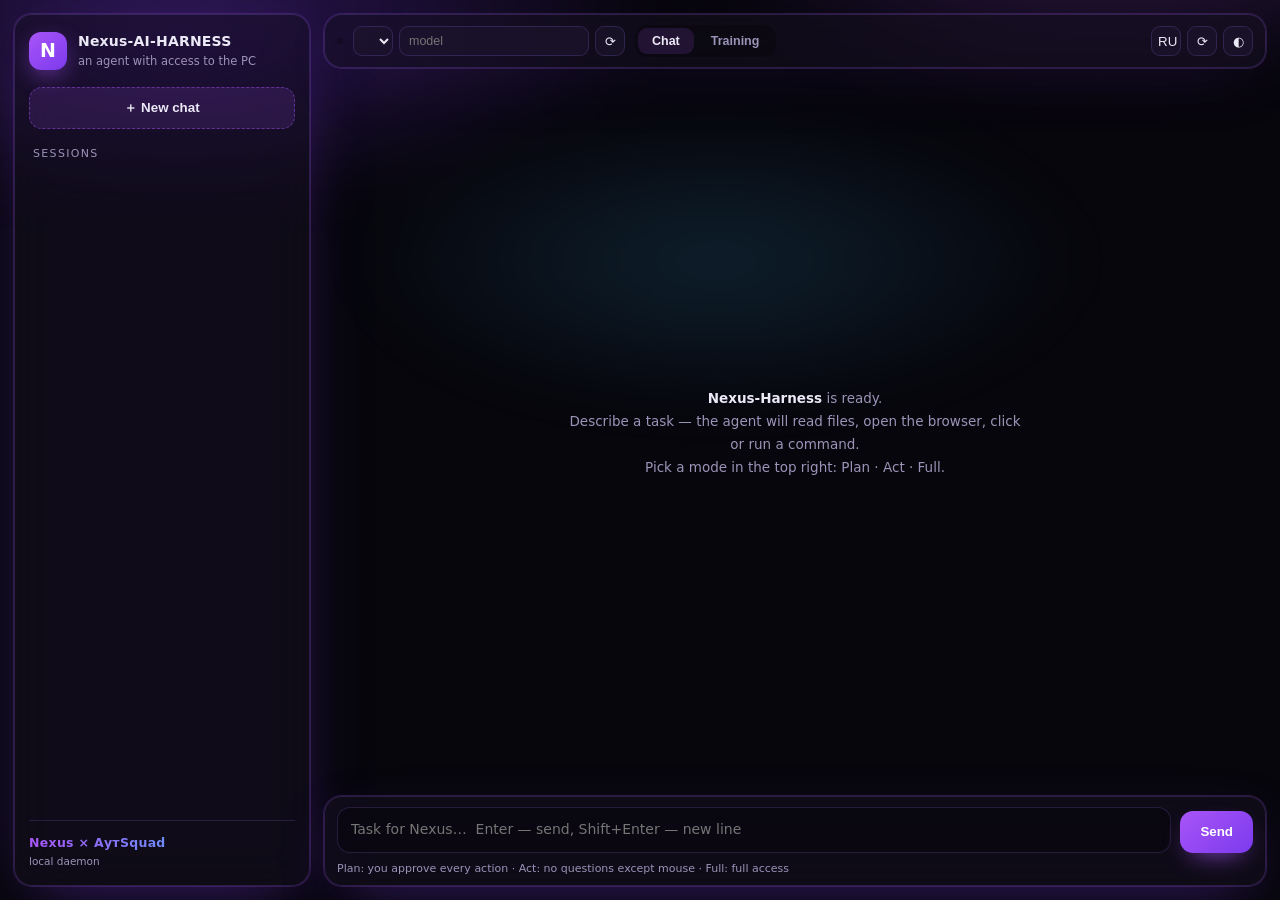
<file: docs/shot-en-dark.html>
<html lang="en" data-theme="dark"><head>
<meta charset="utf-8">
<meta name="viewport" content="width=device-width, initial-scale=1, viewport-fit=cover">
<title>Nexus-Harness</title>
<link rel="icon" href="/favicon.svg" type="image/svg+xml">
<style>
/* Nexus-Harness: glassmorphism, тёмная тема (чёрный + фиолетовый), светлая (белый + синий) */

:root {
  --bg: #07060c;
  --bg-2: #0d0a18;
  --panel: rgba(22, 17, 34, 0.55);
  --panel-2: rgba(30, 22, 48, 0.62);
  --stroke: rgba(160, 120, 255, 0.18);
  --stroke-strong: rgba(168, 85, 247, 0.45);
  --text: #ece9f7;
  --muted: #9c93b8;
  --accent: #a855f7;
  --accent-2: #7c3aed;
  --accent-soft: rgba(168, 85, 247, 0.14);
  --ok: #3ddc97;
  --warn: #ffb454;
  --err: #ff6b81;
  --glow: 0 0 0 1px rgba(168, 85, 247, 0.22), 0 18px 60px -24px rgba(124, 58, 237, 0.55);
  --radius: 18px;
  --mono: "JetBrains Mono", "Cascadia Code", Consolas, monospace;
}

[data-theme="light"] {
  --bg: #f4f7ff;
  --bg-2: #e9eeff;
  --panel: rgba(255, 255, 255, 0.62);
  --panel-2: rgba(255, 255, 255, 0.78);
  --stroke: rgba(37, 99, 235, 0.16);
  --stroke-strong: rgba(37, 99, 235, 0.38);
  --text: #101528;
  --muted: #5c6a8a;
  --accent: #2563eb;
  --accent-2: #1d4ed8;
  --accent-soft: rgba(37, 99, 235, 0.12);
  --ok: #12a06a;
  --warn: #c47a12;
  --err: #d93a52;
  --glow: 0 0 0 1px rgba(37, 99, 235, 0.16), 0 18px 60px -28px rgba(37, 99, 235, 0.45);
}

* { box-sizing: border-box; }

html, body {
  margin: 0;
  height: 100%;
  background: var(--bg);
  color: var(--text);
  font: 14px/1.55 "Inter", "Segoe UI", system-ui, sans-serif;
  overflow: hidden;
}

.aurora {
  position: fixed;
  inset: -20% -10% auto -10%;
  height: 70vh;
  background:
    radial-gradient(45% 45% at 20% 30%, rgba(124, 58, 237, 0.32), transparent 70%),
    radial-gradient(40% 40% at 80% 15%, rgba(168, 85, 247, 0.26), transparent 70%),
    radial-gradient(35% 35% at 55% 70%, rgba(56, 189, 248, 0.14), transparent 70%);
  filter: blur(28px);
  pointer-events: none;
  z-index: 0;
}

[data-theme="light"] .aurora {
  background:
    radial-gradient(45% 45% at 20% 30%, rgba(37, 99, 235, 0.18), transparent 70%),
    radial-gradient(40% 40% at 80% 15%, rgba(125, 211, 252, 0.28), transparent 70%);
}

.glass {
  background: var(--panel);
  border: 1px solid var(--stroke);
  border-radius: var(--radius);
  box-shadow: var(--glow);
  backdrop-filter: blur(22px) saturate(140%);
  -webkit-backdrop-filter: blur(22px) saturate(140%);
}

.shell {
  position: relative;
  z-index: 1;
  display: grid;
  grid-template-columns: 296px 1fr;
  gap: 14px;
  height: 100vh;
  padding: 14px;
}

/* ------------------------------------------------------------------ сайдбар */
.sidebar {
  display: flex;
  flex-direction: column;
  padding: 16px 14px;
  min-height: 0;
}

.brand { display: flex; align-items: center; gap: 11px; margin-bottom: 16px; }

.logo {
  width: 38px; height: 38px;
  display: grid; place-items: center;
  border-radius: 12px;
  font-weight: 800; font-size: 19px;
  color: #fff;
  background: linear-gradient(140deg, var(--accent), var(--accent-2));
  box-shadow: 0 8px 26px -8px var(--accent);
}

.brand-name { font-weight: 700; letter-spacing: .2px; }
.brand-sub { font-size: 11.5px; color: var(--muted); }

.new-chat {
  width: 100%;
  padding: 11px 14px;
  border-radius: 13px;
  border: 1px dashed var(--stroke-strong);
  background: var(--accent-soft);
  color: var(--text);
  font-weight: 600;
  cursor: pointer;
  transition: .18s;
}
.new-chat:hover { background: rgba(168, 85, 247, 0.22); transform: translateY(-1px); }

.side-label {
  margin: 16px 4px 8px;
  font-size: 11px;
  text-transform: uppercase;
  letter-spacing: .12em;
  color: var(--muted);
}

.sessions { overflow-y: auto; min-height: 0; flex: 1; display: flex; flex-direction: column; gap: 6px; }

.session {
  padding: 9px 11px;
  border-radius: 11px;
  border: 1px solid transparent;
  cursor: pointer;
  font-size: 13px;
  color: var(--muted);
  white-space: nowrap;
  overflow: hidden;
  text-overflow: ellipsis;
  transition: .15s;
}
.session:hover { background: var(--panel-2); color: var(--text); }
.session.active {
  background: var(--accent-soft);
  border-color: var(--stroke-strong);
  color: var(--text);
  font-weight: 600;
}

.todos { display: flex; flex-direction: column; gap: 5px; max-height: 168px; overflow-y: auto; }
.todo { font-size: 12.5px; color: var(--muted); display: flex; gap: 7px; }
.todo[data-s="done"] { color: var(--ok); text-decoration: line-through; }
.todo[data-s="active"] { color: var(--text); }
.todo[data-s="blocked"] { color: var(--err); }

.side-foot { margin-top: 14px; padding-top: 12px; border-top: 1px solid var(--stroke); }
.sig { font-weight: 700; font-size: 12.5px; letter-spacing: .3px;
  background: linear-gradient(90deg, var(--accent), #38bdf8);
  -webkit-background-clip: text; background-clip: text; color: transparent; }
.sig-sub { font-size: 10.5px; color: var(--muted); }

/* ------------------------------------------------------------------ основное */
.main { display: flex; flex-direction: column; gap: 12px; min-width: 0; min-height: 0; }

.topbar {
  display: flex;
  align-items: center;
  gap: 10px;
  padding: 10px 12px;
  flex-wrap: wrap;
}

.modes { display: flex; gap: 3px; padding: 3px; background: rgba(0,0,0,.22); border-radius: 12px; }
[data-theme="light"] .modes { background: rgba(37,99,235,.08); }

.mode {
  padding: 6px 13px;
  border-radius: 9px;
  border: 0;
  background: transparent;
  color: var(--muted);
  font-weight: 600;
  font-size: 12.5px;
  cursor: pointer;
  transition: .16s;
}
.mode:hover { color: var(--text); }
.mode.active { background: linear-gradient(140deg, var(--accent), var(--accent-2)); color: #fff; box-shadow: 0 6px 18px -8px var(--accent); }

.pickers { display: flex; gap: 6px; align-items: center; }

.pick {
  height: 30px;
  padding: 0 9px;
  border-radius: 9px;
  border: 1px solid var(--stroke);
  background: var(--panel-2);
  color: var(--text);
  font-size: 12.5px;
  outline: none;
}
.pick.model { width: 190px; }
.pick.ghost { width: 30px; cursor: pointer; }
.pick:focus { border-color: var(--stroke-strong); }

.personas { display: flex; gap: 5px; flex-wrap: wrap; flex: 1; }

.chip {
  padding: 5px 10px;
  border-radius: 999px;
  border: 1px solid var(--stroke);
  background: transparent;
  color: var(--muted);
  font-size: 11.5px;
  cursor: pointer;
  transition: .15s;
}
.chip:hover { color: var(--text); border-color: var(--stroke-strong); }
.chip.on { background: var(--accent-soft); border-color: var(--stroke-strong); color: var(--text); font-weight: 600; }

.top-right { display: flex; gap: 6px; }
.icon-btn {
  width: 30px; height: 30px;
  border-radius: 9px;
  border: 1px solid var(--stroke);
  background: var(--panel-2);
  color: var(--text);
  cursor: pointer;
}
.icon-btn:hover { border-color: var(--stroke-strong); }

/* ------------------------------------------------------------------ поток */
.stream {
  flex: 1;
  overflow-y: auto;
  padding: 6px 4px 4px;
  display: flex;
  flex-direction: column;
  gap: 14px;
  scroll-behavior: smooth;
}

.msg { display: flex; gap: 10px; max-width: 100%; }
.msg .avatar {
  flex: 0 0 28px; height: 28px; border-radius: 9px;
  display: grid; place-items: center;
  font-size: 12px; font-weight: 700; color: #fff;
  background: linear-gradient(140deg, var(--accent), var(--accent-2));
}
.msg.user .avatar { background: linear-gradient(140deg, #334155, #0f172a); }
[data-theme="light"] .msg.user .avatar { background: linear-gradient(140deg, #93c5fd, #2563eb); }

.bubble {
  background: var(--panel);
  border: 1px solid var(--stroke);
  border-radius: 14px;
  padding: 11px 14px;
  max-width: min(860px, 100%);
  overflow-wrap: anywhere;
}
.msg.user .bubble { background: var(--panel-2); }

.bubble p { margin: 0 0 8px; }
.bubble p:last-child { margin-bottom: 0; }
.bubble code {
  font-family: var(--mono);
  font-size: 12.5px;
  background: rgba(168, 85, 247, 0.14);
  padding: 1px 5px;
  border-radius: 6px;
}
[data-theme="light"] .bubble code { background: rgba(37, 99, 235, 0.1); }

.bubble pre {
  margin: 8px 0;
  padding: 10px 12px;
  background: rgba(0, 0, 0, 0.4);
  border: 1px solid var(--stroke);
  border-radius: 10px;
  overflow-x: auto;
  font-family: var(--mono);
  font-size: 12.5px;
  line-height: 1.5;
}
[data-theme="light"] .bubble pre { background: rgba(15, 23, 42, 0.06); }

.plan-block {
  border-left: 2px solid var(--accent);
  padding-left: 10px;
  color: var(--muted);
  font-size: 13px;
  margin-bottom: 8px;
}

/* карточка инструмента */
.tool {
  margin: 6px 0;
  border: 1px solid var(--stroke);
  border-radius: 12px;
  background: rgba(12, 9, 22, 0.5);
  overflow: hidden;
  max-width: min(860px, 100%);
}
[data-theme="light"] .tool { background: rgba(255, 255, 255, 0.75); }

.tool-head {
  display: flex; align-items: center; gap: 8px;
  padding: 8px 11px;
  cursor: pointer;
  font-size: 12.5px;
}
.tool-name { font-family: var(--mono); font-weight: 600; }
.tool-args { color: var(--muted); font-size: 11.5px; overflow: hidden; text-overflow: ellipsis; white-space: nowrap; flex: 1; }
.tool-status { font-size: 11px; }
.tool-status.ok { color: var(--ok); }
.tool-status.err { color: var(--err); }
.tool-body {
  border-top: 1px solid var(--stroke);
  padding: 9px 11px;
  font-family: var(--mono);
  font-size: 12px;
  white-space: pre-wrap;
  max-height: 340px;
  overflow: auto;
  color: var(--muted);
}
.tool.collapsed .tool-body { display: none; }

.pill {
  display: inline-block;
  font-size: 10.5px;
  padding: 3px 8px;
  border-radius: 999px;
  border: 1px solid var(--stroke);
  color: var(--muted);
}
.pill.warn { color: var(--warn); border-color: rgba(255, 180, 84, 0.4); }

/* ------------------------------------------------------------------ ввод */
.composer { padding: 10px 12px 8px; }
.composer-inner { display: flex; gap: 9px; align-items: flex-end; }

#input {
  flex: 1;
  resize: none;
  min-height: 42px;
  max-height: 190px;
  padding: 11px 13px;
  border-radius: 13px;
  border: 1px solid var(--stroke);
  background: rgba(0, 0, 0, 0.28);
  color: var(--text);
  font: inherit;
  outline: none;
}
[data-theme="light"] #input { background: rgba(255, 255, 255, 0.85); }
#input:focus { border-color: var(--stroke-strong); box-shadow: 0 0 0 3px var(--accent-soft); }

.send {
  height: 42px;
  padding: 0 20px;
  border-radius: 13px;
  border: 0;
  background: linear-gradient(140deg, var(--accent), var(--accent-2));
  color: #fff;
  font-weight: 700;
  cursor: pointer;
  box-shadow: 0 10px 26px -12px var(--accent);
}
.send:disabled { opacity: .5; cursor: default; }

.hint { margin-top: 7px; font-size: 11px; color: var(--muted); }

/* ------------------------------------------------------------------ модалка */
.modal {
  position: fixed; inset: 0;
  background: rgba(4, 3, 9, 0.62);
  backdrop-filter: blur(6px);
  display: grid; place-items: center;
  z-index: 50;
  padding: 20px;
}
.modal[hidden] { display: none; }
.modal-card { width: min(560px, 100%); padding: 18px; }
.modal-head { display: flex; align-items: center; gap: 10px; margin-bottom: 12px; }
.modal-tool { font-family: var(--mono); font-weight: 700; }
.modal-args {
  margin: 0 0 16px;
  padding: 12px;
  border-radius: 12px;
  background: rgba(0, 0, 0, 0.4);
  border: 1px solid var(--stroke);
  font-family: var(--mono);
  font-size: 12.5px;
  max-height: 260px;
  overflow: auto;
  white-space: pre-wrap;
}
[data-theme="light"] .modal-args { background: rgba(15, 23, 42, 0.05); }
.modal-actions { display: flex; justify-content: flex-end; gap: 8px; }

.btn {
  padding: 9px 18px;
  border-radius: 11px;
  border: 1px solid var(--stroke);
  background: var(--panel-2);
  color: var(--text);
  font-weight: 600;
  cursor: pointer;
}
.btn.allow { background: linear-gradient(140deg, var(--ok), #1f9a6b); border: 0; color: #06120c; }
.btn.deny { color: var(--err); border-color: rgba(255, 107, 129, 0.35); }

.empty {
  margin: auto;
  text-align: center;
  color: var(--muted);
  font-size: 13.5px;
  max-width: 460px;
  line-height: 1.7;
}
.empty b { color: var(--text); }

::-webkit-scrollbar { width: 9px; height: 9px; }
::-webkit-scrollbar-thumb { background: rgba(168, 85, 247, 0.28); border-radius: 9px; }
::-webkit-scrollbar-track { background: transparent; }

/* ------------------------------------------------------------------ вкладки и обучение */
.tabs { display: flex; gap: 3px; padding: 3px; background: rgba(0,0,0,.22); border-radius: 12px; }
[data-theme="light"] .tabs { background: rgba(37,99,235,.08); }
.tab {
  padding: 6px 14px; border-radius: 9px; border: 0; background: transparent;
  color: var(--muted); font-weight: 600; font-size: 12.5px; cursor: pointer;
}
.tab:hover { color: var(--text); }
.tab.active { background: var(--accent-soft); color: var(--text); }
.spacer { flex: 1; }

.train { flex: 1; overflow-y: auto; display: flex; flex-direction: column; gap: 12px; padding-right: 4px; }
.train[hidden] { display: none; }
.stream[hidden] { display: none; }

.train-head { display: flex; align-items: center; justify-content: space-between; gap: 12px; padding: 13px 15px; }
.train-title { font-weight: 700; font-size: 15px; }
.train-actions { display: flex; gap: 8px; }
.small { font-size: 11.5px; }
.mut { color: var(--muted); }

.params { display: flex; flex-wrap: wrap; gap: 10px; padding: 11px 14px; }
.params label { display: flex; align-items: center; gap: 6px; font-size: 11.5px; color: var(--muted); }
.pick.num { width: 78px; }
.params .pick { height: 28px; }

.runbox { padding: 13px 15px; }
.runbox .row { display: flex; justify-content: space-between; align-items: center; margin-bottom: 8px; }
.bar { height: 8px; border-radius: 99px; background: rgba(0,0,0,.35); overflow: hidden; border: 1px solid var(--stroke); }
[data-theme="light"] .bar { background: rgba(37,99,235,.1); }
.bar > i { display: block; height: 100%; width: 0; background: linear-gradient(90deg, var(--accent), var(--ok)); transition: width .4s; }

.cats { display: grid; grid-template-columns: repeat(auto-fill, minmax(215px, 1fr)); gap: 9px; }
.cat {
  border: 1px solid var(--stroke); border-radius: 13px; padding: 10px 12px;
  background: var(--panel); cursor: pointer; transition: .15s; position: relative;
}
.cat:hover { border-color: var(--stroke-strong); transform: translateY(-1px); }
.cat.on { background: var(--accent-soft); border-color: var(--stroke-strong); }
.cat-head { display: flex; align-items: center; gap: 7px; }
.cat-name { font-weight: 600; font-size: 13px; }
.cat-group { font-size: 10px; text-transform: uppercase; letter-spacing: .1em; color: var(--muted); }
.cat-hint { font-size: 11px; color: var(--muted); margin-top: 4px; line-height: 1.4; }
.cat-stat { margin-top: 7px; font-size: 11px; font-family: var(--mono); color: var(--ok); }
.cat-stat.empty { color: var(--muted); }
.cat .plus {
  position: absolute; top: 8px; right: 8px; width: 22px; height: 22px; border-radius: 7px;
  border: 1px solid var(--stroke); background: var(--panel-2); color: var(--text);
  font-size: 13px; line-height: 1; cursor: pointer;
}

.adder { padding: 12px 14px; }
.adder-head { display: flex; flex-direction: column; gap: 2px; margin-bottom: 9px; }
.adder-row { display: flex; gap: 8px; align-items: center; margin-bottom: 8px; }
.adder-row .pick { height: 30px; }
#addCat { width: 170px; }
#addName { flex: 1; }
#addText {
  width: 100%; resize: vertical; min-height: 84px; border-radius: 11px; padding: 10px 12px;
  border: 1px solid var(--stroke); background: rgba(0,0,0,.28); color: var(--text);
  font: inherit; font-size: 12.5px; outline: none;
}
[data-theme="light"] #addText { background: rgba(255,255,255,.85); }
#addText:focus { border-color: var(--stroke-strong); }
.btn.ghost { background: transparent; }

/* третья тема: графит + мята, нейтральная и спокойная */
[data-theme="graphite"] {
  --bg: #0b0f10;
  --bg-2: #101718;
  --panel: rgba(22, 30, 31, 0.62);
  --panel-2: rgba(28, 38, 39, 0.72);
  --stroke: rgba(148, 233, 200, 0.16);
  --stroke-strong: rgba(74, 222, 128, 0.42);
  --text: #e8f1ee;
  --muted: #8ea39d;
  --accent: #46d39a;
  --accent-2: #22b07d;
  --accent-soft: rgba(70, 211, 154, 0.14);
  --ok: #46d39a;
  --warn: #e5b567;
  --err: #ef6f7b;
  --glow: 0 0 0 1px rgba(70, 211, 154, 0.2), 0 18px 60px -24px rgba(34, 176, 125, 0.5);
}

[data-theme="graphite"] .aurora {
  background:
    radial-gradient(45% 45% at 18% 28%, rgba(34, 176, 125, 0.22), transparent 70%),
    radial-gradient(40% 40% at 82% 12%, rgba(70, 211, 154, 0.18), transparent 70%),
    radial-gradient(35% 35% at 55% 72%, rgba(148, 233, 200, 0.10), transparent 70%);
}

[data-theme="graphite"] .modes { background: rgba(70, 211, 154, 0.07); }
[data-theme="graphite"] .msg.user .avatar { background: linear-gradient(140deg, #7ff0c0, #22b07d); }
[data-theme="graphite"] .bubble code { background: rgba(70, 211, 154, 0.10); }
[data-theme="graphite"] .bubble pre { background: rgba(6, 20, 16, 0.72); }
[data-theme="graphite"] .tool { background: rgba(22, 32, 30, 0.78); }
[data-theme="graphite"] #input { background: rgba(16, 26, 24, 0.86); }

/* общие мелочи для всех тем: скроллбар и выделение */
::-webkit-scrollbar { width: 10px; height: 10px; }
::-webkit-scrollbar-track { background: transparent; }
::-webkit-scrollbar-thumb { background: var(--accent-soft); border-radius: 8px; border: 2px solid transparent; background-clip: content-box; }
::-webkit-scrollbar-thumb:hover { background: var(--stroke-strong); background-clip: content-box; }
::selection { background: var(--accent-soft); color: var(--text); }

</style>
</head>
<body>
<div class="aurora"></div>

<div class="shell">
  <aside class="sidebar glass">
    <div class="brand">
      <div class="logo">N</div>
      <div>
        <div class="brand-name">Nexus-AI-HARNESS</div>
        <div class="brand-sub" data-i18n="brandSub">an agent with access to the PC</div>
      </div>
    </div>

    <button class="new-chat" id="newSession" data-i18n="newSession">＋ New chat</button>

    <div class="side-label" data-i18n="sessions">Sessions</div>
    <div class="sessions" id="sessions"></div>

    <div class="side-label" id="todoLabel" data-i18n="plan" hidden="">Plan</div>
    <div class="todos" id="todos"></div>

    <div class="side-foot">
      <div class="sig">Nexus × АутSquad</div>
      <div class="sig-sub" id="versionLabel" data-i18n="localDaemon">local daemon</div>
    </div>
  </aside>

  <main class="main">
    <header class="topbar glass">
      <div class="modes" id="modes"></div>

      <div class="pickers">
        <select id="provider" class="pick" data-i18n-title="providerTitle" title="Provider"></select>
        <input id="model" class="pick model" list="modelList" data-i18n-placeholder="modelPlaceholder" placeholder="model">
        <datalist id="modelList"></datalist>
        <button class="pick ghost" id="reloadModels" data-i18n-title="reloadModelsTitle" title="Refresh model list">⟳</button>
      </div>

      <div class="tabs">
        <button class="tab active" data-view="chat" data-i18n="tabChat">Chat</button>
        <button class="tab" data-view="train" data-i18n="tabTrain">Training</button>
      </div>
      <div class="spacer"></div>

      <div class="top-right">
        <button class="icon-btn" id="langBtn" title="Interface language">RU</button>
        <button class="icon-btn" id="stopBtn" data-i18n-title="stopTitle" title="Stop" hidden="">■</button>
        <button class="icon-btn" id="updateBtn" data-i18n-title="updateTitle" title="Update from git">⟳</button>
        <button class="icon-btn" id="themeBtn" data-i18n-title="themeTitle" title="Theme">◐</button>
      </div>
    </header>

    <section class="stream" id="stream"><div class="empty"><b>Nexus-Harness</b> is ready.<br>Describe a task — the agent will read files, open the browser, click or run a command.<br>Pick a mode in the top right: Plan · Act · Full.</div></section>

    <section class="train" id="trainView" hidden="">
      <div class="train-head glass">
        <div>
          <div class="train-title" data-i18n="trainMaterials">Training materials</div>
          <div class="mut small" id="trainSummary" data-i18n="trainNoCats">no sections selected</div>
        </div>
        <div class="train-actions">
          <button class="btn ghost" id="seedBtn" data-i18n="seedBtn" data-i18n-title="seedTitle" title="Fill sections with our own materials">Baseline set</button>
          <button class="btn ghost" id="composeBtn" data-i18n="composeBtn">Build dataset</button>
          <button class="btn ghost" id="stopTrainBtn" data-i18n="stopBtnSmall" hidden="">Stop</button>
          <button class="btn allow" id="startTrainBtn" data-i18n="startTrain">Start training</button>
        </div>
      </div>

      <div class="params glass">
        <label><span data-i18n="base">Base</span> <input class="pick" id="pBase" value="unsloth/Qwen3.5-4B"></label>
        <label><span data-i18n="epochs">Epochs</span> <input class="pick num" id="pEpochs" type="number" value="1" min="1" max="5"></label>
        <label>seq <input class="pick num" id="pSeq" type="number" value="768" step="128"></label>
        <label>lr <input class="pick num" id="pLr" type="number" value="0.0002" step="0.00005"></label>
        <label>r <input class="pick num" id="pR" type="number" value="16" min="4" max="64"></label>
        <label>ga <input class="pick num" id="pGa" type="number" value="8" min="1" max="32"></label>
      </div>

      <div class="runbox glass" id="runBox" hidden="">
        <div class="row"><b id="runName">—</b><span class="mut" id="runEta"></span></div>
        <div class="bar"><i id="runBar"></i></div>
        <div class="row mut small"><span id="runSteps" data-i18n="stepZero">step 0</span><span id="runLoss" data-i18n="lossDash">loss —</span></div>
      </div>

      <div class="cats" id="cats"></div>

      <div class="adder glass">
        <div class="adder-head">
          <b data-i18n="addMaterial">Add material</b>
          <span class="mut small" data-i18n="addMaterialHint">JSONL with messages (see CONVENTIONS.md), or plain text — saved as a material card</span>
        </div>
        <div class="adder-row">
          <select class="pick" id="addCat"></select>
          <input class="pick" id="addName" data-i18n-placeholder="addNamePlaceholder" placeholder="name (for example: fractions, grade 6)">
          <button class="pick ghost" id="fileBtn" data-i18n-title="uploadTitle" title="Upload files">📎</button>
          <input type="file" id="fileInput" multiple="" accept=".jsonl,.json,.txt,.md" hidden="">
        </div>
        <textarea id="addText" rows="4" data-i18n-placeholder="addTextPlaceholder" placeholder="Paste material text or JSONL…"></textarea>
        <div class="adder-row">
          <select class="pick" id="addFormat">
            <option value="text" data-i18n="fmtText">text</option>
            <option value="jsonl">JSONL</option>
          </select>
          <div class="spacer"></div>
          <button class="btn allow" id="addBtn" data-i18n="addBtn">Add</button>
        </div>
      </div>
    </section>

    <div class="composer glass" id="composerEl">
      <div class="composer-inner">
        <textarea id="input" rows="1" data-i18n-placeholder="inputPlaceholder" placeholder="Task for Nexus…  Enter — send, Shift+Enter — new line"></textarea>
        <button id="send" class="send" data-i18n="send">Send</button>
      </div>
      <div class="hint" id="hint" data-i18n="hintPlan">Plan: you approve every action · Act: no questions except mouse · Full: full access</div>
    </div>
  </main>
</div>

<div class="modal" id="modal" hidden="">
  <div class="modal-card glass">
    <div class="modal-head">
      <span class="pill warn" data-i18n="approval">Approval required</span>
      <span class="modal-tool" id="modalTool"></span>
    </div>
    <pre class="modal-args" id="modalArgs"></pre>
    <div class="modal-actions">
      <button class="btn deny" id="deny" data-i18n="deny">Deny</button>
      <button class="btn allow" id="allow" data-i18n="allow">Allow</button>
    </div>
  </div>
</div>





</body></html>
</file>
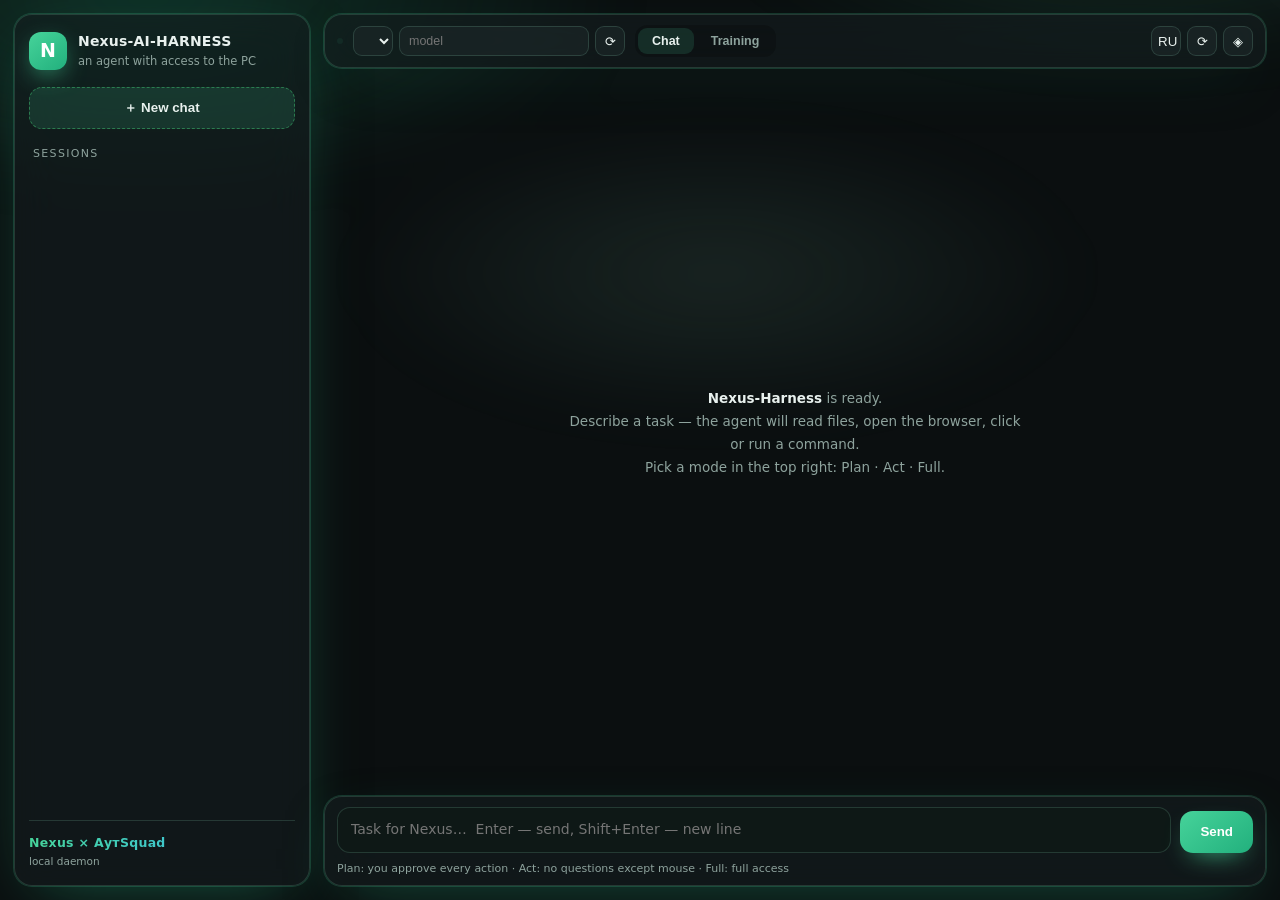
<file: docs/shot-en-graphite.html>
<html lang="en" data-theme="graphite"><head>
<meta charset="utf-8">
<meta name="viewport" content="width=device-width, initial-scale=1, viewport-fit=cover">
<title>Nexus-Harness</title>
<link rel="icon" href="/favicon.svg" type="image/svg+xml">
<style>
/* Nexus-Harness: glassmorphism, тёмная тема (чёрный + фиолетовый), светлая (белый + синий) */

:root {
  --bg: #07060c;
  --bg-2: #0d0a18;
  --panel: rgba(22, 17, 34, 0.55);
  --panel-2: rgba(30, 22, 48, 0.62);
  --stroke: rgba(160, 120, 255, 0.18);
  --stroke-strong: rgba(168, 85, 247, 0.45);
  --text: #ece9f7;
  --muted: #9c93b8;
  --accent: #a855f7;
  --accent-2: #7c3aed;
  --accent-soft: rgba(168, 85, 247, 0.14);
  --ok: #3ddc97;
  --warn: #ffb454;
  --err: #ff6b81;
  --glow: 0 0 0 1px rgba(168, 85, 247, 0.22), 0 18px 60px -24px rgba(124, 58, 237, 0.55);
  --radius: 18px;
  --mono: "JetBrains Mono", "Cascadia Code", Consolas, monospace;
}

[data-theme="light"] {
  --bg: #f4f7ff;
  --bg-2: #e9eeff;
  --panel: rgba(255, 255, 255, 0.62);
  --panel-2: rgba(255, 255, 255, 0.78);
  --stroke: rgba(37, 99, 235, 0.16);
  --stroke-strong: rgba(37, 99, 235, 0.38);
  --text: #101528;
  --muted: #5c6a8a;
  --accent: #2563eb;
  --accent-2: #1d4ed8;
  --accent-soft: rgba(37, 99, 235, 0.12);
  --ok: #12a06a;
  --warn: #c47a12;
  --err: #d93a52;
  --glow: 0 0 0 1px rgba(37, 99, 235, 0.16), 0 18px 60px -28px rgba(37, 99, 235, 0.45);
}

* { box-sizing: border-box; }

html, body {
  margin: 0;
  height: 100%;
  background: var(--bg);
  color: var(--text);
  font: 14px/1.55 "Inter", "Segoe UI", system-ui, sans-serif;
  overflow: hidden;
}

.aurora {
  position: fixed;
  inset: -20% -10% auto -10%;
  height: 70vh;
  background:
    radial-gradient(45% 45% at 20% 30%, rgba(124, 58, 237, 0.32), transparent 70%),
    radial-gradient(40% 40% at 80% 15%, rgba(168, 85, 247, 0.26), transparent 70%),
    radial-gradient(35% 35% at 55% 70%, rgba(56, 189, 248, 0.14), transparent 70%);
  filter: blur(28px);
  pointer-events: none;
  z-index: 0;
}

[data-theme="light"] .aurora {
  background:
    radial-gradient(45% 45% at 20% 30%, rgba(37, 99, 235, 0.18), transparent 70%),
    radial-gradient(40% 40% at 80% 15%, rgba(125, 211, 252, 0.28), transparent 70%);
}

.glass {
  background: var(--panel);
  border: 1px solid var(--stroke);
  border-radius: var(--radius);
  box-shadow: var(--glow);
  backdrop-filter: blur(22px) saturate(140%);
  -webkit-backdrop-filter: blur(22px) saturate(140%);
}

.shell {
  position: relative;
  z-index: 1;
  display: grid;
  grid-template-columns: 296px 1fr;
  gap: 14px;
  height: 100vh;
  padding: 14px;
}

/* ------------------------------------------------------------------ сайдбар */
.sidebar {
  display: flex;
  flex-direction: column;
  padding: 16px 14px;
  min-height: 0;
}

.brand { display: flex; align-items: center; gap: 11px; margin-bottom: 16px; }

.logo {
  width: 38px; height: 38px;
  display: grid; place-items: center;
  border-radius: 12px;
  font-weight: 800; font-size: 19px;
  color: #fff;
  background: linear-gradient(140deg, var(--accent), var(--accent-2));
  box-shadow: 0 8px 26px -8px var(--accent);
}

.brand-name { font-weight: 700; letter-spacing: .2px; }
.brand-sub { font-size: 11.5px; color: var(--muted); }

.new-chat {
  width: 100%;
  padding: 11px 14px;
  border-radius: 13px;
  border: 1px dashed var(--stroke-strong);
  background: var(--accent-soft);
  color: var(--text);
  font-weight: 600;
  cursor: pointer;
  transition: .18s;
}
.new-chat:hover { background: rgba(168, 85, 247, 0.22); transform: translateY(-1px); }

.side-label {
  margin: 16px 4px 8px;
  font-size: 11px;
  text-transform: uppercase;
  letter-spacing: .12em;
  color: var(--muted);
}

.sessions { overflow-y: auto; min-height: 0; flex: 1; display: flex; flex-direction: column; gap: 6px; }

.session {
  padding: 9px 11px;
  border-radius: 11px;
  border: 1px solid transparent;
  cursor: pointer;
  font-size: 13px;
  color: var(--muted);
  white-space: nowrap;
  overflow: hidden;
  text-overflow: ellipsis;
  transition: .15s;
}
.session:hover { background: var(--panel-2); color: var(--text); }
.session.active {
  background: var(--accent-soft);
  border-color: var(--stroke-strong);
  color: var(--text);
  font-weight: 600;
}

.todos { display: flex; flex-direction: column; gap: 5px; max-height: 168px; overflow-y: auto; }
.todo { font-size: 12.5px; color: var(--muted); display: flex; gap: 7px; }
.todo[data-s="done"] { color: var(--ok); text-decoration: line-through; }
.todo[data-s="active"] { color: var(--text); }
.todo[data-s="blocked"] { color: var(--err); }

.side-foot { margin-top: 14px; padding-top: 12px; border-top: 1px solid var(--stroke); }
.sig { font-weight: 700; font-size: 12.5px; letter-spacing: .3px;
  background: linear-gradient(90deg, var(--accent), #38bdf8);
  -webkit-background-clip: text; background-clip: text; color: transparent; }
.sig-sub { font-size: 10.5px; color: var(--muted); }

/* ------------------------------------------------------------------ основное */
.main { display: flex; flex-direction: column; gap: 12px; min-width: 0; min-height: 0; }

.topbar {
  display: flex;
  align-items: center;
  gap: 10px;
  padding: 10px 12px;
  flex-wrap: wrap;
}

.modes { display: flex; gap: 3px; padding: 3px; background: rgba(0,0,0,.22); border-radius: 12px; }
[data-theme="light"] .modes { background: rgba(37,99,235,.08); }

.mode {
  padding: 6px 13px;
  border-radius: 9px;
  border: 0;
  background: transparent;
  color: var(--muted);
  font-weight: 600;
  font-size: 12.5px;
  cursor: pointer;
  transition: .16s;
}
.mode:hover { color: var(--text); }
.mode.active { background: linear-gradient(140deg, var(--accent), var(--accent-2)); color: #fff; box-shadow: 0 6px 18px -8px var(--accent); }

.pickers { display: flex; gap: 6px; align-items: center; }

.pick {
  height: 30px;
  padding: 0 9px;
  border-radius: 9px;
  border: 1px solid var(--stroke);
  background: var(--panel-2);
  color: var(--text);
  font-size: 12.5px;
  outline: none;
}
.pick.model { width: 190px; }
.pick.ghost { width: 30px; cursor: pointer; }
.pick:focus { border-color: var(--stroke-strong); }

.personas { display: flex; gap: 5px; flex-wrap: wrap; flex: 1; }

.chip {
  padding: 5px 10px;
  border-radius: 999px;
  border: 1px solid var(--stroke);
  background: transparent;
  color: var(--muted);
  font-size: 11.5px;
  cursor: pointer;
  transition: .15s;
}
.chip:hover { color: var(--text); border-color: var(--stroke-strong); }
.chip.on { background: var(--accent-soft); border-color: var(--stroke-strong); color: var(--text); font-weight: 600; }

.top-right { display: flex; gap: 6px; }
.icon-btn {
  width: 30px; height: 30px;
  border-radius: 9px;
  border: 1px solid var(--stroke);
  background: var(--panel-2);
  color: var(--text);
  cursor: pointer;
}
.icon-btn:hover { border-color: var(--stroke-strong); }

/* ------------------------------------------------------------------ поток */
.stream {
  flex: 1;
  overflow-y: auto;
  padding: 6px 4px 4px;
  display: flex;
  flex-direction: column;
  gap: 14px;
  scroll-behavior: smooth;
}

.msg { display: flex; gap: 10px; max-width: 100%; }
.msg .avatar {
  flex: 0 0 28px; height: 28px; border-radius: 9px;
  display: grid; place-items: center;
  font-size: 12px; font-weight: 700; color: #fff;
  background: linear-gradient(140deg, var(--accent), var(--accent-2));
}
.msg.user .avatar { background: linear-gradient(140deg, #334155, #0f172a); }
[data-theme="light"] .msg.user .avatar { background: linear-gradient(140deg, #93c5fd, #2563eb); }

.bubble {
  background: var(--panel);
  border: 1px solid var(--stroke);
  border-radius: 14px;
  padding: 11px 14px;
  max-width: min(860px, 100%);
  overflow-wrap: anywhere;
}
.msg.user .bubble { background: var(--panel-2); }

.bubble p { margin: 0 0 8px; }
.bubble p:last-child { margin-bottom: 0; }
.bubble code {
  font-family: var(--mono);
  font-size: 12.5px;
  background: rgba(168, 85, 247, 0.14);
  padding: 1px 5px;
  border-radius: 6px;
}
[data-theme="light"] .bubble code { background: rgba(37, 99, 235, 0.1); }

.bubble pre {
  margin: 8px 0;
  padding: 10px 12px;
  background: rgba(0, 0, 0, 0.4);
  border: 1px solid var(--stroke);
  border-radius: 10px;
  overflow-x: auto;
  font-family: var(--mono);
  font-size: 12.5px;
  line-height: 1.5;
}
[data-theme="light"] .bubble pre { background: rgba(15, 23, 42, 0.06); }

.plan-block {
  border-left: 2px solid var(--accent);
  padding-left: 10px;
  color: var(--muted);
  font-size: 13px;
  margin-bottom: 8px;
}

/* карточка инструмента */
.tool {
  margin: 6px 0;
  border: 1px solid var(--stroke);
  border-radius: 12px;
  background: rgba(12, 9, 22, 0.5);
  overflow: hidden;
  max-width: min(860px, 100%);
}
[data-theme="light"] .tool { background: rgba(255, 255, 255, 0.75); }

.tool-head {
  display: flex; align-items: center; gap: 8px;
  padding: 8px 11px;
  cursor: pointer;
  font-size: 12.5px;
}
.tool-name { font-family: var(--mono); font-weight: 600; }
.tool-args { color: var(--muted); font-size: 11.5px; overflow: hidden; text-overflow: ellipsis; white-space: nowrap; flex: 1; }
.tool-status { font-size: 11px; }
.tool-status.ok { color: var(--ok); }
.tool-status.err { color: var(--err); }
.tool-body {
  border-top: 1px solid var(--stroke);
  padding: 9px 11px;
  font-family: var(--mono);
  font-size: 12px;
  white-space: pre-wrap;
  max-height: 340px;
  overflow: auto;
  color: var(--muted);
}
.tool.collapsed .tool-body { display: none; }

.pill {
  display: inline-block;
  font-size: 10.5px;
  padding: 3px 8px;
  border-radius: 999px;
  border: 1px solid var(--stroke);
  color: var(--muted);
}
.pill.warn { color: var(--warn); border-color: rgba(255, 180, 84, 0.4); }

/* ------------------------------------------------------------------ ввод */
.composer { padding: 10px 12px 8px; }
.composer-inner { display: flex; gap: 9px; align-items: flex-end; }

#input {
  flex: 1;
  resize: none;
  min-height: 42px;
  max-height: 190px;
  padding: 11px 13px;
  border-radius: 13px;
  border: 1px solid var(--stroke);
  background: rgba(0, 0, 0, 0.28);
  color: var(--text);
  font: inherit;
  outline: none;
}
[data-theme="light"] #input { background: rgba(255, 255, 255, 0.85); }
#input:focus { border-color: var(--stroke-strong); box-shadow: 0 0 0 3px var(--accent-soft); }

.send {
  height: 42px;
  padding: 0 20px;
  border-radius: 13px;
  border: 0;
  background: linear-gradient(140deg, var(--accent), var(--accent-2));
  color: #fff;
  font-weight: 700;
  cursor: pointer;
  box-shadow: 0 10px 26px -12px var(--accent);
}
.send:disabled { opacity: .5; cursor: default; }

.hint { margin-top: 7px; font-size: 11px; color: var(--muted); }

/* ------------------------------------------------------------------ модалка */
.modal {
  position: fixed; inset: 0;
  background: rgba(4, 3, 9, 0.62);
  backdrop-filter: blur(6px);
  display: grid; place-items: center;
  z-index: 50;
  padding: 20px;
}
.modal[hidden] { display: none; }
.modal-card { width: min(560px, 100%); padding: 18px; }
.modal-head { display: flex; align-items: center; gap: 10px; margin-bottom: 12px; }
.modal-tool { font-family: var(--mono); font-weight: 700; }
.modal-args {
  margin: 0 0 16px;
  padding: 12px;
  border-radius: 12px;
  background: rgba(0, 0, 0, 0.4);
  border: 1px solid var(--stroke);
  font-family: var(--mono);
  font-size: 12.5px;
  max-height: 260px;
  overflow: auto;
  white-space: pre-wrap;
}
[data-theme="light"] .modal-args { background: rgba(15, 23, 42, 0.05); }
.modal-actions { display: flex; justify-content: flex-end; gap: 8px; }

.btn {
  padding: 9px 18px;
  border-radius: 11px;
  border: 1px solid var(--stroke);
  background: var(--panel-2);
  color: var(--text);
  font-weight: 600;
  cursor: pointer;
}
.btn.allow { background: linear-gradient(140deg, var(--ok), #1f9a6b); border: 0; color: #06120c; }
.btn.deny { color: var(--err); border-color: rgba(255, 107, 129, 0.35); }

.empty {
  margin: auto;
  text-align: center;
  color: var(--muted);
  font-size: 13.5px;
  max-width: 460px;
  line-height: 1.7;
}
.empty b { color: var(--text); }

::-webkit-scrollbar { width: 9px; height: 9px; }
::-webkit-scrollbar-thumb { background: rgba(168, 85, 247, 0.28); border-radius: 9px; }
::-webkit-scrollbar-track { background: transparent; }

/* ------------------------------------------------------------------ вкладки и обучение */
.tabs { display: flex; gap: 3px; padding: 3px; background: rgba(0,0,0,.22); border-radius: 12px; }
[data-theme="light"] .tabs { background: rgba(37,99,235,.08); }
.tab {
  padding: 6px 14px; border-radius: 9px; border: 0; background: transparent;
  color: var(--muted); font-weight: 600; font-size: 12.5px; cursor: pointer;
}
.tab:hover { color: var(--text); }
.tab.active { background: var(--accent-soft); color: var(--text); }
.spacer { flex: 1; }

.train { flex: 1; overflow-y: auto; display: flex; flex-direction: column; gap: 12px; padding-right: 4px; }
.train[hidden] { display: none; }
.stream[hidden] { display: none; }

.train-head { display: flex; align-items: center; justify-content: space-between; gap: 12px; padding: 13px 15px; }
.train-title { font-weight: 700; font-size: 15px; }
.train-actions { display: flex; gap: 8px; }
.small { font-size: 11.5px; }
.mut { color: var(--muted); }

.params { display: flex; flex-wrap: wrap; gap: 10px; padding: 11px 14px; }
.params label { display: flex; align-items: center; gap: 6px; font-size: 11.5px; color: var(--muted); }
.pick.num { width: 78px; }
.params .pick { height: 28px; }

.runbox { padding: 13px 15px; }
.runbox .row { display: flex; justify-content: space-between; align-items: center; margin-bottom: 8px; }
.bar { height: 8px; border-radius: 99px; background: rgba(0,0,0,.35); overflow: hidden; border: 1px solid var(--stroke); }
[data-theme="light"] .bar { background: rgba(37,99,235,.1); }
.bar > i { display: block; height: 100%; width: 0; background: linear-gradient(90deg, var(--accent), var(--ok)); transition: width .4s; }

.cats { display: grid; grid-template-columns: repeat(auto-fill, minmax(215px, 1fr)); gap: 9px; }
.cat {
  border: 1px solid var(--stroke); border-radius: 13px; padding: 10px 12px;
  background: var(--panel); cursor: pointer; transition: .15s; position: relative;
}
.cat:hover { border-color: var(--stroke-strong); transform: translateY(-1px); }
.cat.on { background: var(--accent-soft); border-color: var(--stroke-strong); }
.cat-head { display: flex; align-items: center; gap: 7px; }
.cat-name { font-weight: 600; font-size: 13px; }
.cat-group { font-size: 10px; text-transform: uppercase; letter-spacing: .1em; color: var(--muted); }
.cat-hint { font-size: 11px; color: var(--muted); margin-top: 4px; line-height: 1.4; }
.cat-stat { margin-top: 7px; font-size: 11px; font-family: var(--mono); color: var(--ok); }
.cat-stat.empty { color: var(--muted); }
.cat .plus {
  position: absolute; top: 8px; right: 8px; width: 22px; height: 22px; border-radius: 7px;
  border: 1px solid var(--stroke); background: var(--panel-2); color: var(--text);
  font-size: 13px; line-height: 1; cursor: pointer;
}

.adder { padding: 12px 14px; }
.adder-head { display: flex; flex-direction: column; gap: 2px; margin-bottom: 9px; }
.adder-row { display: flex; gap: 8px; align-items: center; margin-bottom: 8px; }
.adder-row .pick { height: 30px; }
#addCat { width: 170px; }
#addName { flex: 1; }
#addText {
  width: 100%; resize: vertical; min-height: 84px; border-radius: 11px; padding: 10px 12px;
  border: 1px solid var(--stroke); background: rgba(0,0,0,.28); color: var(--text);
  font: inherit; font-size: 12.5px; outline: none;
}
[data-theme="light"] #addText { background: rgba(255,255,255,.85); }
#addText:focus { border-color: var(--stroke-strong); }
.btn.ghost { background: transparent; }

/* третья тема: графит + мята, нейтральная и спокойная */
[data-theme="graphite"] {
  --bg: #0b0f10;
  --bg-2: #101718;
  --panel: rgba(22, 30, 31, 0.62);
  --panel-2: rgba(28, 38, 39, 0.72);
  --stroke: rgba(148, 233, 200, 0.16);
  --stroke-strong: rgba(74, 222, 128, 0.42);
  --text: #e8f1ee;
  --muted: #8ea39d;
  --accent: #46d39a;
  --accent-2: #22b07d;
  --accent-soft: rgba(70, 211, 154, 0.14);
  --ok: #46d39a;
  --warn: #e5b567;
  --err: #ef6f7b;
  --glow: 0 0 0 1px rgba(70, 211, 154, 0.2), 0 18px 60px -24px rgba(34, 176, 125, 0.5);
}

[data-theme="graphite"] .aurora {
  background:
    radial-gradient(45% 45% at 18% 28%, rgba(34, 176, 125, 0.22), transparent 70%),
    radial-gradient(40% 40% at 82% 12%, rgba(70, 211, 154, 0.18), transparent 70%),
    radial-gradient(35% 35% at 55% 72%, rgba(148, 233, 200, 0.10), transparent 70%);
}

[data-theme="graphite"] .modes { background: rgba(70, 211, 154, 0.07); }
[data-theme="graphite"] .msg.user .avatar { background: linear-gradient(140deg, #7ff0c0, #22b07d); }
[data-theme="graphite"] .bubble code { background: rgba(70, 211, 154, 0.10); }
[data-theme="graphite"] .bubble pre { background: rgba(6, 20, 16, 0.72); }
[data-theme="graphite"] .tool { background: rgba(22, 32, 30, 0.78); }
[data-theme="graphite"] #input { background: rgba(16, 26, 24, 0.86); }

/* общие мелочи для всех тем: скроллбар и выделение */
::-webkit-scrollbar { width: 10px; height: 10px; }
::-webkit-scrollbar-track { background: transparent; }
::-webkit-scrollbar-thumb { background: var(--accent-soft); border-radius: 8px; border: 2px solid transparent; background-clip: content-box; }
::-webkit-scrollbar-thumb:hover { background: var(--stroke-strong); background-clip: content-box; }
::selection { background: var(--accent-soft); color: var(--text); }

</style>
</head>
<body>
<div class="aurora"></div>

<div class="shell">
  <aside class="sidebar glass">
    <div class="brand">
      <div class="logo">N</div>
      <div>
        <div class="brand-name">Nexus-AI-HARNESS</div>
        <div class="brand-sub" data-i18n="brandSub">an agent with access to the PC</div>
      </div>
    </div>

    <button class="new-chat" id="newSession" data-i18n="newSession">＋ New chat</button>

    <div class="side-label" data-i18n="sessions">Sessions</div>
    <div class="sessions" id="sessions"></div>

    <div class="side-label" id="todoLabel" data-i18n="plan" hidden="">Plan</div>
    <div class="todos" id="todos"></div>

    <div class="side-foot">
      <div class="sig">Nexus × АутSquad</div>
      <div class="sig-sub" id="versionLabel" data-i18n="localDaemon">local daemon</div>
    </div>
  </aside>

  <main class="main">
    <header class="topbar glass">
      <div class="modes" id="modes"></div>

      <div class="pickers">
        <select id="provider" class="pick" data-i18n-title="providerTitle" title="Provider"></select>
        <input id="model" class="pick model" list="modelList" data-i18n-placeholder="modelPlaceholder" placeholder="model">
        <datalist id="modelList"></datalist>
        <button class="pick ghost" id="reloadModels" data-i18n-title="reloadModelsTitle" title="Refresh model list">⟳</button>
      </div>

      <div class="tabs">
        <button class="tab active" data-view="chat" data-i18n="tabChat">Chat</button>
        <button class="tab" data-view="train" data-i18n="tabTrain">Training</button>
      </div>
      <div class="spacer"></div>

      <div class="top-right">
        <button class="icon-btn" id="langBtn" title="Interface language">RU</button>
        <button class="icon-btn" id="stopBtn" data-i18n-title="stopTitle" title="Stop" hidden="">■</button>
        <button class="icon-btn" id="updateBtn" data-i18n-title="updateTitle" title="Update from git">⟳</button>
        <button class="icon-btn" id="themeBtn" data-i18n-title="themeTitle" title="Theme">◈</button>
      </div>
    </header>

    <section class="stream" id="stream"><div class="empty"><b>Nexus-Harness</b> is ready.<br>Describe a task — the agent will read files, open the browser, click or run a command.<br>Pick a mode in the top right: Plan · Act · Full.</div></section>

    <section class="train" id="trainView" hidden="">
      <div class="train-head glass">
        <div>
          <div class="train-title" data-i18n="trainMaterials">Training materials</div>
          <div class="mut small" id="trainSummary" data-i18n="trainNoCats">no sections selected</div>
        </div>
        <div class="train-actions">
          <button class="btn ghost" id="seedBtn" data-i18n="seedBtn" data-i18n-title="seedTitle" title="Fill sections with our own materials">Baseline set</button>
          <button class="btn ghost" id="composeBtn" data-i18n="composeBtn">Build dataset</button>
          <button class="btn ghost" id="stopTrainBtn" data-i18n="stopBtnSmall" hidden="">Stop</button>
          <button class="btn allow" id="startTrainBtn" data-i18n="startTrain">Start training</button>
        </div>
      </div>

      <div class="params glass">
        <label><span data-i18n="base">Base</span> <input class="pick" id="pBase" value="unsloth/Qwen3.5-4B"></label>
        <label><span data-i18n="epochs">Epochs</span> <input class="pick num" id="pEpochs" type="number" value="1" min="1" max="5"></label>
        <label>seq <input class="pick num" id="pSeq" type="number" value="768" step="128"></label>
        <label>lr <input class="pick num" id="pLr" type="number" value="0.0002" step="0.00005"></label>
        <label>r <input class="pick num" id="pR" type="number" value="16" min="4" max="64"></label>
        <label>ga <input class="pick num" id="pGa" type="number" value="8" min="1" max="32"></label>
      </div>

      <div class="runbox glass" id="runBox" hidden="">
        <div class="row"><b id="runName">—</b><span class="mut" id="runEta"></span></div>
        <div class="bar"><i id="runBar"></i></div>
        <div class="row mut small"><span id="runSteps" data-i18n="stepZero">step 0</span><span id="runLoss" data-i18n="lossDash">loss —</span></div>
      </div>

      <div class="cats" id="cats"></div>

      <div class="adder glass">
        <div class="adder-head">
          <b data-i18n="addMaterial">Add material</b>
          <span class="mut small" data-i18n="addMaterialHint">JSONL with messages (see CONVENTIONS.md), or plain text — saved as a material card</span>
        </div>
        <div class="adder-row">
          <select class="pick" id="addCat"></select>
          <input class="pick" id="addName" data-i18n-placeholder="addNamePlaceholder" placeholder="name (for example: fractions, grade 6)">
          <button class="pick ghost" id="fileBtn" data-i18n-title="uploadTitle" title="Upload files">📎</button>
          <input type="file" id="fileInput" multiple="" accept=".jsonl,.json,.txt,.md" hidden="">
        </div>
        <textarea id="addText" rows="4" data-i18n-placeholder="addTextPlaceholder" placeholder="Paste material text or JSONL…"></textarea>
        <div class="adder-row">
          <select class="pick" id="addFormat">
            <option value="text" data-i18n="fmtText">text</option>
            <option value="jsonl">JSONL</option>
          </select>
          <div class="spacer"></div>
          <button class="btn allow" id="addBtn" data-i18n="addBtn">Add</button>
        </div>
      </div>
    </section>

    <div class="composer glass" id="composerEl">
      <div class="composer-inner">
        <textarea id="input" rows="1" data-i18n-placeholder="inputPlaceholder" placeholder="Task for Nexus…  Enter — send, Shift+Enter — new line"></textarea>
        <button id="send" class="send" data-i18n="send">Send</button>
      </div>
      <div class="hint" id="hint" data-i18n="hintPlan">Plan: you approve every action · Act: no questions except mouse · Full: full access</div>
    </div>
  </main>
</div>

<div class="modal" id="modal" hidden="">
  <div class="modal-card glass">
    <div class="modal-head">
      <span class="pill warn" data-i18n="approval">Approval required</span>
      <span class="modal-tool" id="modalTool"></span>
    </div>
    <pre class="modal-args" id="modalArgs"></pre>
    <div class="modal-actions">
      <button class="btn deny" id="deny" data-i18n="deny">Deny</button>
      <button class="btn allow" id="allow" data-i18n="allow">Allow</button>
    </div>
  </div>
</div>





</body></html>
</file>
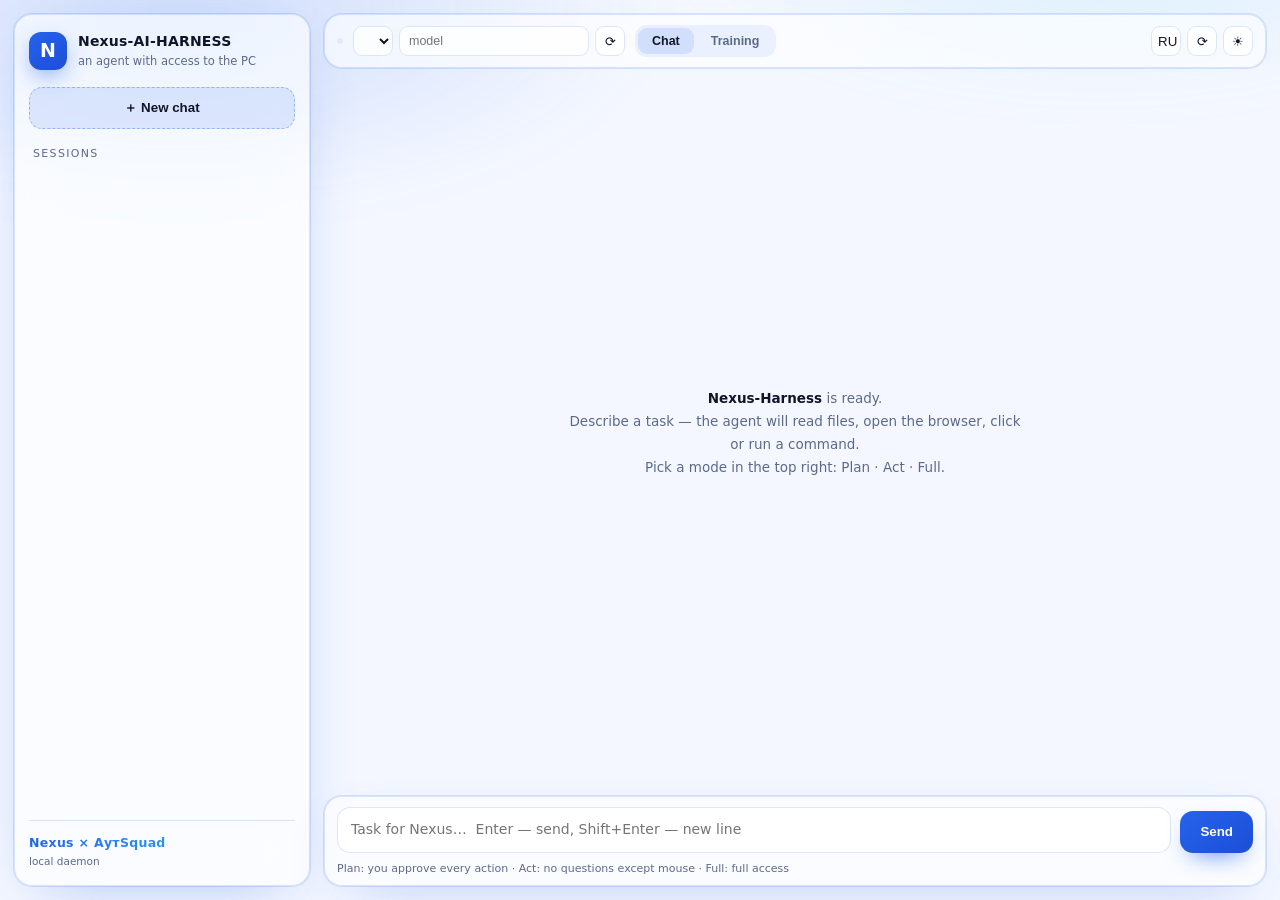
<file: docs/shot-en-light.html>
<html lang="en" data-theme="light"><head>
<meta charset="utf-8">
<meta name="viewport" content="width=device-width, initial-scale=1, viewport-fit=cover">
<title>Nexus-Harness</title>
<link rel="icon" href="/favicon.svg" type="image/svg+xml">
<style>
/* Nexus-Harness: glassmorphism, тёмная тема (чёрный + фиолетовый), светлая (белый + синий) */

:root {
  --bg: #07060c;
  --bg-2: #0d0a18;
  --panel: rgba(22, 17, 34, 0.55);
  --panel-2: rgba(30, 22, 48, 0.62);
  --stroke: rgba(160, 120, 255, 0.18);
  --stroke-strong: rgba(168, 85, 247, 0.45);
  --text: #ece9f7;
  --muted: #9c93b8;
  --accent: #a855f7;
  --accent-2: #7c3aed;
  --accent-soft: rgba(168, 85, 247, 0.14);
  --ok: #3ddc97;
  --warn: #ffb454;
  --err: #ff6b81;
  --glow: 0 0 0 1px rgba(168, 85, 247, 0.22), 0 18px 60px -24px rgba(124, 58, 237, 0.55);
  --radius: 18px;
  --mono: "JetBrains Mono", "Cascadia Code", Consolas, monospace;
}

[data-theme="light"] {
  --bg: #f4f7ff;
  --bg-2: #e9eeff;
  --panel: rgba(255, 255, 255, 0.62);
  --panel-2: rgba(255, 255, 255, 0.78);
  --stroke: rgba(37, 99, 235, 0.16);
  --stroke-strong: rgba(37, 99, 235, 0.38);
  --text: #101528;
  --muted: #5c6a8a;
  --accent: #2563eb;
  --accent-2: #1d4ed8;
  --accent-soft: rgba(37, 99, 235, 0.12);
  --ok: #12a06a;
  --warn: #c47a12;
  --err: #d93a52;
  --glow: 0 0 0 1px rgba(37, 99, 235, 0.16), 0 18px 60px -28px rgba(37, 99, 235, 0.45);
}

* { box-sizing: border-box; }

html, body {
  margin: 0;
  height: 100%;
  background: var(--bg);
  color: var(--text);
  font: 14px/1.55 "Inter", "Segoe UI", system-ui, sans-serif;
  overflow: hidden;
}

.aurora {
  position: fixed;
  inset: -20% -10% auto -10%;
  height: 70vh;
  background:
    radial-gradient(45% 45% at 20% 30%, rgba(124, 58, 237, 0.32), transparent 70%),
    radial-gradient(40% 40% at 80% 15%, rgba(168, 85, 247, 0.26), transparent 70%),
    radial-gradient(35% 35% at 55% 70%, rgba(56, 189, 248, 0.14), transparent 70%);
  filter: blur(28px);
  pointer-events: none;
  z-index: 0;
}

[data-theme="light"] .aurora {
  background:
    radial-gradient(45% 45% at 20% 30%, rgba(37, 99, 235, 0.18), transparent 70%),
    radial-gradient(40% 40% at 80% 15%, rgba(125, 211, 252, 0.28), transparent 70%);
}

.glass {
  background: var(--panel);
  border: 1px solid var(--stroke);
  border-radius: var(--radius);
  box-shadow: var(--glow);
  backdrop-filter: blur(22px) saturate(140%);
  -webkit-backdrop-filter: blur(22px) saturate(140%);
}

.shell {
  position: relative;
  z-index: 1;
  display: grid;
  grid-template-columns: 296px 1fr;
  gap: 14px;
  height: 100vh;
  padding: 14px;
}

/* ------------------------------------------------------------------ сайдбар */
.sidebar {
  display: flex;
  flex-direction: column;
  padding: 16px 14px;
  min-height: 0;
}

.brand { display: flex; align-items: center; gap: 11px; margin-bottom: 16px; }

.logo {
  width: 38px; height: 38px;
  display: grid; place-items: center;
  border-radius: 12px;
  font-weight: 800; font-size: 19px;
  color: #fff;
  background: linear-gradient(140deg, var(--accent), var(--accent-2));
  box-shadow: 0 8px 26px -8px var(--accent);
}

.brand-name { font-weight: 700; letter-spacing: .2px; }
.brand-sub { font-size: 11.5px; color: var(--muted); }

.new-chat {
  width: 100%;
  padding: 11px 14px;
  border-radius: 13px;
  border: 1px dashed var(--stroke-strong);
  background: var(--accent-soft);
  color: var(--text);
  font-weight: 600;
  cursor: pointer;
  transition: .18s;
}
.new-chat:hover { background: rgba(168, 85, 247, 0.22); transform: translateY(-1px); }

.side-label {
  margin: 16px 4px 8px;
  font-size: 11px;
  text-transform: uppercase;
  letter-spacing: .12em;
  color: var(--muted);
}

.sessions { overflow-y: auto; min-height: 0; flex: 1; display: flex; flex-direction: column; gap: 6px; }

.session {
  padding: 9px 11px;
  border-radius: 11px;
  border: 1px solid transparent;
  cursor: pointer;
  font-size: 13px;
  color: var(--muted);
  white-space: nowrap;
  overflow: hidden;
  text-overflow: ellipsis;
  transition: .15s;
}
.session:hover { background: var(--panel-2); color: var(--text); }
.session.active {
  background: var(--accent-soft);
  border-color: var(--stroke-strong);
  color: var(--text);
  font-weight: 600;
}

.todos { display: flex; flex-direction: column; gap: 5px; max-height: 168px; overflow-y: auto; }
.todo { font-size: 12.5px; color: var(--muted); display: flex; gap: 7px; }
.todo[data-s="done"] { color: var(--ok); text-decoration: line-through; }
.todo[data-s="active"] { color: var(--text); }
.todo[data-s="blocked"] { color: var(--err); }

.side-foot { margin-top: 14px; padding-top: 12px; border-top: 1px solid var(--stroke); }
.sig { font-weight: 700; font-size: 12.5px; letter-spacing: .3px;
  background: linear-gradient(90deg, var(--accent), #38bdf8);
  -webkit-background-clip: text; background-clip: text; color: transparent; }
.sig-sub { font-size: 10.5px; color: var(--muted); }

/* ------------------------------------------------------------------ основное */
.main { display: flex; flex-direction: column; gap: 12px; min-width: 0; min-height: 0; }

.topbar {
  display: flex;
  align-items: center;
  gap: 10px;
  padding: 10px 12px;
  flex-wrap: wrap;
}

.modes { display: flex; gap: 3px; padding: 3px; background: rgba(0,0,0,.22); border-radius: 12px; }
[data-theme="light"] .modes { background: rgba(37,99,235,.08); }

.mode {
  padding: 6px 13px;
  border-radius: 9px;
  border: 0;
  background: transparent;
  color: var(--muted);
  font-weight: 600;
  font-size: 12.5px;
  cursor: pointer;
  transition: .16s;
}
.mode:hover { color: var(--text); }
.mode.active { background: linear-gradient(140deg, var(--accent), var(--accent-2)); color: #fff; box-shadow: 0 6px 18px -8px var(--accent); }

.pickers { display: flex; gap: 6px; align-items: center; }

.pick {
  height: 30px;
  padding: 0 9px;
  border-radius: 9px;
  border: 1px solid var(--stroke);
  background: var(--panel-2);
  color: var(--text);
  font-size: 12.5px;
  outline: none;
}
.pick.model { width: 190px; }
.pick.ghost { width: 30px; cursor: pointer; }
.pick:focus { border-color: var(--stroke-strong); }

.personas { display: flex; gap: 5px; flex-wrap: wrap; flex: 1; }

.chip {
  padding: 5px 10px;
  border-radius: 999px;
  border: 1px solid var(--stroke);
  background: transparent;
  color: var(--muted);
  font-size: 11.5px;
  cursor: pointer;
  transition: .15s;
}
.chip:hover { color: var(--text); border-color: var(--stroke-strong); }
.chip.on { background: var(--accent-soft); border-color: var(--stroke-strong); color: var(--text); font-weight: 600; }

.top-right { display: flex; gap: 6px; }
.icon-btn {
  width: 30px; height: 30px;
  border-radius: 9px;
  border: 1px solid var(--stroke);
  background: var(--panel-2);
  color: var(--text);
  cursor: pointer;
}
.icon-btn:hover { border-color: var(--stroke-strong); }

/* ------------------------------------------------------------------ поток */
.stream {
  flex: 1;
  overflow-y: auto;
  padding: 6px 4px 4px;
  display: flex;
  flex-direction: column;
  gap: 14px;
  scroll-behavior: smooth;
}

.msg { display: flex; gap: 10px; max-width: 100%; }
.msg .avatar {
  flex: 0 0 28px; height: 28px; border-radius: 9px;
  display: grid; place-items: center;
  font-size: 12px; font-weight: 700; color: #fff;
  background: linear-gradient(140deg, var(--accent), var(--accent-2));
}
.msg.user .avatar { background: linear-gradient(140deg, #334155, #0f172a); }
[data-theme="light"] .msg.user .avatar { background: linear-gradient(140deg, #93c5fd, #2563eb); }

.bubble {
  background: var(--panel);
  border: 1px solid var(--stroke);
  border-radius: 14px;
  padding: 11px 14px;
  max-width: min(860px, 100%);
  overflow-wrap: anywhere;
}
.msg.user .bubble { background: var(--panel-2); }

.bubble p { margin: 0 0 8px; }
.bubble p:last-child { margin-bottom: 0; }
.bubble code {
  font-family: var(--mono);
  font-size: 12.5px;
  background: rgba(168, 85, 247, 0.14);
  padding: 1px 5px;
  border-radius: 6px;
}
[data-theme="light"] .bubble code { background: rgba(37, 99, 235, 0.1); }

.bubble pre {
  margin: 8px 0;
  padding: 10px 12px;
  background: rgba(0, 0, 0, 0.4);
  border: 1px solid var(--stroke);
  border-radius: 10px;
  overflow-x: auto;
  font-family: var(--mono);
  font-size: 12.5px;
  line-height: 1.5;
}
[data-theme="light"] .bubble pre { background: rgba(15, 23, 42, 0.06); }

.plan-block {
  border-left: 2px solid var(--accent);
  padding-left: 10px;
  color: var(--muted);
  font-size: 13px;
  margin-bottom: 8px;
}

/* карточка инструмента */
.tool {
  margin: 6px 0;
  border: 1px solid var(--stroke);
  border-radius: 12px;
  background: rgba(12, 9, 22, 0.5);
  overflow: hidden;
  max-width: min(860px, 100%);
}
[data-theme="light"] .tool { background: rgba(255, 255, 255, 0.75); }

.tool-head {
  display: flex; align-items: center; gap: 8px;
  padding: 8px 11px;
  cursor: pointer;
  font-size: 12.5px;
}
.tool-name { font-family: var(--mono); font-weight: 600; }
.tool-args { color: var(--muted); font-size: 11.5px; overflow: hidden; text-overflow: ellipsis; white-space: nowrap; flex: 1; }
.tool-status { font-size: 11px; }
.tool-status.ok { color: var(--ok); }
.tool-status.err { color: var(--err); }
.tool-body {
  border-top: 1px solid var(--stroke);
  padding: 9px 11px;
  font-family: var(--mono);
  font-size: 12px;
  white-space: pre-wrap;
  max-height: 340px;
  overflow: auto;
  color: var(--muted);
}
.tool.collapsed .tool-body { display: none; }

.pill {
  display: inline-block;
  font-size: 10.5px;
  padding: 3px 8px;
  border-radius: 999px;
  border: 1px solid var(--stroke);
  color: var(--muted);
}
.pill.warn { color: var(--warn); border-color: rgba(255, 180, 84, 0.4); }

/* ------------------------------------------------------------------ ввод */
.composer { padding: 10px 12px 8px; }
.composer-inner { display: flex; gap: 9px; align-items: flex-end; }

#input {
  flex: 1;
  resize: none;
  min-height: 42px;
  max-height: 190px;
  padding: 11px 13px;
  border-radius: 13px;
  border: 1px solid var(--stroke);
  background: rgba(0, 0, 0, 0.28);
  color: var(--text);
  font: inherit;
  outline: none;
}
[data-theme="light"] #input { background: rgba(255, 255, 255, 0.85); }
#input:focus { border-color: var(--stroke-strong); box-shadow: 0 0 0 3px var(--accent-soft); }

.send {
  height: 42px;
  padding: 0 20px;
  border-radius: 13px;
  border: 0;
  background: linear-gradient(140deg, var(--accent), var(--accent-2));
  color: #fff;
  font-weight: 700;
  cursor: pointer;
  box-shadow: 0 10px 26px -12px var(--accent);
}
.send:disabled { opacity: .5; cursor: default; }

.hint { margin-top: 7px; font-size: 11px; color: var(--muted); }

/* ------------------------------------------------------------------ модалка */
.modal {
  position: fixed; inset: 0;
  background: rgba(4, 3, 9, 0.62);
  backdrop-filter: blur(6px);
  display: grid; place-items: center;
  z-index: 50;
  padding: 20px;
}
.modal[hidden] { display: none; }
.modal-card { width: min(560px, 100%); padding: 18px; }
.modal-head { display: flex; align-items: center; gap: 10px; margin-bottom: 12px; }
.modal-tool { font-family: var(--mono); font-weight: 700; }
.modal-args {
  margin: 0 0 16px;
  padding: 12px;
  border-radius: 12px;
  background: rgba(0, 0, 0, 0.4);
  border: 1px solid var(--stroke);
  font-family: var(--mono);
  font-size: 12.5px;
  max-height: 260px;
  overflow: auto;
  white-space: pre-wrap;
}
[data-theme="light"] .modal-args { background: rgba(15, 23, 42, 0.05); }
.modal-actions { display: flex; justify-content: flex-end; gap: 8px; }

.btn {
  padding: 9px 18px;
  border-radius: 11px;
  border: 1px solid var(--stroke);
  background: var(--panel-2);
  color: var(--text);
  font-weight: 600;
  cursor: pointer;
}
.btn.allow { background: linear-gradient(140deg, var(--ok), #1f9a6b); border: 0; color: #06120c; }
.btn.deny { color: var(--err); border-color: rgba(255, 107, 129, 0.35); }

.empty {
  margin: auto;
  text-align: center;
  color: var(--muted);
  font-size: 13.5px;
  max-width: 460px;
  line-height: 1.7;
}
.empty b { color: var(--text); }

::-webkit-scrollbar { width: 9px; height: 9px; }
::-webkit-scrollbar-thumb { background: rgba(168, 85, 247, 0.28); border-radius: 9px; }
::-webkit-scrollbar-track { background: transparent; }

/* ------------------------------------------------------------------ вкладки и обучение */
.tabs { display: flex; gap: 3px; padding: 3px; background: rgba(0,0,0,.22); border-radius: 12px; }
[data-theme="light"] .tabs { background: rgba(37,99,235,.08); }
.tab {
  padding: 6px 14px; border-radius: 9px; border: 0; background: transparent;
  color: var(--muted); font-weight: 600; font-size: 12.5px; cursor: pointer;
}
.tab:hover { color: var(--text); }
.tab.active { background: var(--accent-soft); color: var(--text); }
.spacer { flex: 1; }

.train { flex: 1; overflow-y: auto; display: flex; flex-direction: column; gap: 12px; padding-right: 4px; }
.train[hidden] { display: none; }
.stream[hidden] { display: none; }

.train-head { display: flex; align-items: center; justify-content: space-between; gap: 12px; padding: 13px 15px; }
.train-title { font-weight: 700; font-size: 15px; }
.train-actions { display: flex; gap: 8px; }
.small { font-size: 11.5px; }
.mut { color: var(--muted); }

.params { display: flex; flex-wrap: wrap; gap: 10px; padding: 11px 14px; }
.params label { display: flex; align-items: center; gap: 6px; font-size: 11.5px; color: var(--muted); }
.pick.num { width: 78px; }
.params .pick { height: 28px; }

.runbox { padding: 13px 15px; }
.runbox .row { display: flex; justify-content: space-between; align-items: center; margin-bottom: 8px; }
.bar { height: 8px; border-radius: 99px; background: rgba(0,0,0,.35); overflow: hidden; border: 1px solid var(--stroke); }
[data-theme="light"] .bar { background: rgba(37,99,235,.1); }
.bar > i { display: block; height: 100%; width: 0; background: linear-gradient(90deg, var(--accent), var(--ok)); transition: width .4s; }

.cats { display: grid; grid-template-columns: repeat(auto-fill, minmax(215px, 1fr)); gap: 9px; }
.cat {
  border: 1px solid var(--stroke); border-radius: 13px; padding: 10px 12px;
  background: var(--panel); cursor: pointer; transition: .15s; position: relative;
}
.cat:hover { border-color: var(--stroke-strong); transform: translateY(-1px); }
.cat.on { background: var(--accent-soft); border-color: var(--stroke-strong); }
.cat-head { display: flex; align-items: center; gap: 7px; }
.cat-name { font-weight: 600; font-size: 13px; }
.cat-group { font-size: 10px; text-transform: uppercase; letter-spacing: .1em; color: var(--muted); }
.cat-hint { font-size: 11px; color: var(--muted); margin-top: 4px; line-height: 1.4; }
.cat-stat { margin-top: 7px; font-size: 11px; font-family: var(--mono); color: var(--ok); }
.cat-stat.empty { color: var(--muted); }
.cat .plus {
  position: absolute; top: 8px; right: 8px; width: 22px; height: 22px; border-radius: 7px;
  border: 1px solid var(--stroke); background: var(--panel-2); color: var(--text);
  font-size: 13px; line-height: 1; cursor: pointer;
}

.adder { padding: 12px 14px; }
.adder-head { display: flex; flex-direction: column; gap: 2px; margin-bottom: 9px; }
.adder-row { display: flex; gap: 8px; align-items: center; margin-bottom: 8px; }
.adder-row .pick { height: 30px; }
#addCat { width: 170px; }
#addName { flex: 1; }
#addText {
  width: 100%; resize: vertical; min-height: 84px; border-radius: 11px; padding: 10px 12px;
  border: 1px solid var(--stroke); background: rgba(0,0,0,.28); color: var(--text);
  font: inherit; font-size: 12.5px; outline: none;
}
[data-theme="light"] #addText { background: rgba(255,255,255,.85); }
#addText:focus { border-color: var(--stroke-strong); }
.btn.ghost { background: transparent; }

/* третья тема: графит + мята, нейтральная и спокойная */
[data-theme="graphite"] {
  --bg: #0b0f10;
  --bg-2: #101718;
  --panel: rgba(22, 30, 31, 0.62);
  --panel-2: rgba(28, 38, 39, 0.72);
  --stroke: rgba(148, 233, 200, 0.16);
  --stroke-strong: rgba(74, 222, 128, 0.42);
  --text: #e8f1ee;
  --muted: #8ea39d;
  --accent: #46d39a;
  --accent-2: #22b07d;
  --accent-soft: rgba(70, 211, 154, 0.14);
  --ok: #46d39a;
  --warn: #e5b567;
  --err: #ef6f7b;
  --glow: 0 0 0 1px rgba(70, 211, 154, 0.2), 0 18px 60px -24px rgba(34, 176, 125, 0.5);
}

[data-theme="graphite"] .aurora {
  background:
    radial-gradient(45% 45% at 18% 28%, rgba(34, 176, 125, 0.22), transparent 70%),
    radial-gradient(40% 40% at 82% 12%, rgba(70, 211, 154, 0.18), transparent 70%),
    radial-gradient(35% 35% at 55% 72%, rgba(148, 233, 200, 0.10), transparent 70%);
}

[data-theme="graphite"] .modes { background: rgba(70, 211, 154, 0.07); }
[data-theme="graphite"] .msg.user .avatar { background: linear-gradient(140deg, #7ff0c0, #22b07d); }
[data-theme="graphite"] .bubble code { background: rgba(70, 211, 154, 0.10); }
[data-theme="graphite"] .bubble pre { background: rgba(6, 20, 16, 0.72); }
[data-theme="graphite"] .tool { background: rgba(22, 32, 30, 0.78); }
[data-theme="graphite"] #input { background: rgba(16, 26, 24, 0.86); }

/* общие мелочи для всех тем: скроллбар и выделение */
::-webkit-scrollbar { width: 10px; height: 10px; }
::-webkit-scrollbar-track { background: transparent; }
::-webkit-scrollbar-thumb { background: var(--accent-soft); border-radius: 8px; border: 2px solid transparent; background-clip: content-box; }
::-webkit-scrollbar-thumb:hover { background: var(--stroke-strong); background-clip: content-box; }
::selection { background: var(--accent-soft); color: var(--text); }

</style>
</head>
<body>
<div class="aurora"></div>

<div class="shell">
  <aside class="sidebar glass">
    <div class="brand">
      <div class="logo">N</div>
      <div>
        <div class="brand-name">Nexus-AI-HARNESS</div>
        <div class="brand-sub" data-i18n="brandSub">an agent with access to the PC</div>
      </div>
    </div>

    <button class="new-chat" id="newSession" data-i18n="newSession">＋ New chat</button>

    <div class="side-label" data-i18n="sessions">Sessions</div>
    <div class="sessions" id="sessions"></div>

    <div class="side-label" id="todoLabel" data-i18n="plan" hidden="">Plan</div>
    <div class="todos" id="todos"></div>

    <div class="side-foot">
      <div class="sig">Nexus × АутSquad</div>
      <div class="sig-sub" id="versionLabel" data-i18n="localDaemon">local daemon</div>
    </div>
  </aside>

  <main class="main">
    <header class="topbar glass">
      <div class="modes" id="modes"></div>

      <div class="pickers">
        <select id="provider" class="pick" data-i18n-title="providerTitle" title="Provider"></select>
        <input id="model" class="pick model" list="modelList" data-i18n-placeholder="modelPlaceholder" placeholder="model">
        <datalist id="modelList"></datalist>
        <button class="pick ghost" id="reloadModels" data-i18n-title="reloadModelsTitle" title="Refresh model list">⟳</button>
      </div>

      <div class="tabs">
        <button class="tab active" data-view="chat" data-i18n="tabChat">Chat</button>
        <button class="tab" data-view="train" data-i18n="tabTrain">Training</button>
      </div>
      <div class="spacer"></div>

      <div class="top-right">
        <button class="icon-btn" id="langBtn" title="Interface language">RU</button>
        <button class="icon-btn" id="stopBtn" data-i18n-title="stopTitle" title="Stop" hidden="">■</button>
        <button class="icon-btn" id="updateBtn" data-i18n-title="updateTitle" title="Update from git">⟳</button>
        <button class="icon-btn" id="themeBtn" data-i18n-title="themeTitle" title="Theme">☀</button>
      </div>
    </header>

    <section class="stream" id="stream"><div class="empty"><b>Nexus-Harness</b> is ready.<br>Describe a task — the agent will read files, open the browser, click or run a command.<br>Pick a mode in the top right: Plan · Act · Full.</div></section>

    <section class="train" id="trainView" hidden="">
      <div class="train-head glass">
        <div>
          <div class="train-title" data-i18n="trainMaterials">Training materials</div>
          <div class="mut small" id="trainSummary" data-i18n="trainNoCats">no sections selected</div>
        </div>
        <div class="train-actions">
          <button class="btn ghost" id="seedBtn" data-i18n="seedBtn" data-i18n-title="seedTitle" title="Fill sections with our own materials">Baseline set</button>
          <button class="btn ghost" id="composeBtn" data-i18n="composeBtn">Build dataset</button>
          <button class="btn ghost" id="stopTrainBtn" data-i18n="stopBtnSmall" hidden="">Stop</button>
          <button class="btn allow" id="startTrainBtn" data-i18n="startTrain">Start training</button>
        </div>
      </div>

      <div class="params glass">
        <label><span data-i18n="base">Base</span> <input class="pick" id="pBase" value="unsloth/Qwen3.5-4B"></label>
        <label><span data-i18n="epochs">Epochs</span> <input class="pick num" id="pEpochs" type="number" value="1" min="1" max="5"></label>
        <label>seq <input class="pick num" id="pSeq" type="number" value="768" step="128"></label>
        <label>lr <input class="pick num" id="pLr" type="number" value="0.0002" step="0.00005"></label>
        <label>r <input class="pick num" id="pR" type="number" value="16" min="4" max="64"></label>
        <label>ga <input class="pick num" id="pGa" type="number" value="8" min="1" max="32"></label>
      </div>

      <div class="runbox glass" id="runBox" hidden="">
        <div class="row"><b id="runName">—</b><span class="mut" id="runEta"></span></div>
        <div class="bar"><i id="runBar"></i></div>
        <div class="row mut small"><span id="runSteps" data-i18n="stepZero">step 0</span><span id="runLoss" data-i18n="lossDash">loss —</span></div>
      </div>

      <div class="cats" id="cats"></div>

      <div class="adder glass">
        <div class="adder-head">
          <b data-i18n="addMaterial">Add material</b>
          <span class="mut small" data-i18n="addMaterialHint">JSONL with messages (see CONVENTIONS.md), or plain text — saved as a material card</span>
        </div>
        <div class="adder-row">
          <select class="pick" id="addCat"></select>
          <input class="pick" id="addName" data-i18n-placeholder="addNamePlaceholder" placeholder="name (for example: fractions, grade 6)">
          <button class="pick ghost" id="fileBtn" data-i18n-title="uploadTitle" title="Upload files">📎</button>
          <input type="file" id="fileInput" multiple="" accept=".jsonl,.json,.txt,.md" hidden="">
        </div>
        <textarea id="addText" rows="4" data-i18n-placeholder="addTextPlaceholder" placeholder="Paste material text or JSONL…"></textarea>
        <div class="adder-row">
          <select class="pick" id="addFormat">
            <option value="text" data-i18n="fmtText">text</option>
            <option value="jsonl">JSONL</option>
          </select>
          <div class="spacer"></div>
          <button class="btn allow" id="addBtn" data-i18n="addBtn">Add</button>
        </div>
      </div>
    </section>

    <div class="composer glass" id="composerEl">
      <div class="composer-inner">
        <textarea id="input" rows="1" data-i18n-placeholder="inputPlaceholder" placeholder="Task for Nexus…  Enter — send, Shift+Enter — new line"></textarea>
        <button id="send" class="send" data-i18n="send">Send</button>
      </div>
      <div class="hint" id="hint" data-i18n="hintPlan">Plan: you approve every action · Act: no questions except mouse · Full: full access</div>
    </div>
  </main>
</div>

<div class="modal" id="modal" hidden="">
  <div class="modal-card glass">
    <div class="modal-head">
      <span class="pill warn" data-i18n="approval">Approval required</span>
      <span class="modal-tool" id="modalTool"></span>
    </div>
    <pre class="modal-args" id="modalArgs"></pre>
    <div class="modal-actions">
      <button class="btn deny" id="deny" data-i18n="deny">Deny</button>
      <button class="btn allow" id="allow" data-i18n="allow">Allow</button>
    </div>
  </div>
</div>





</body></html>
</file>
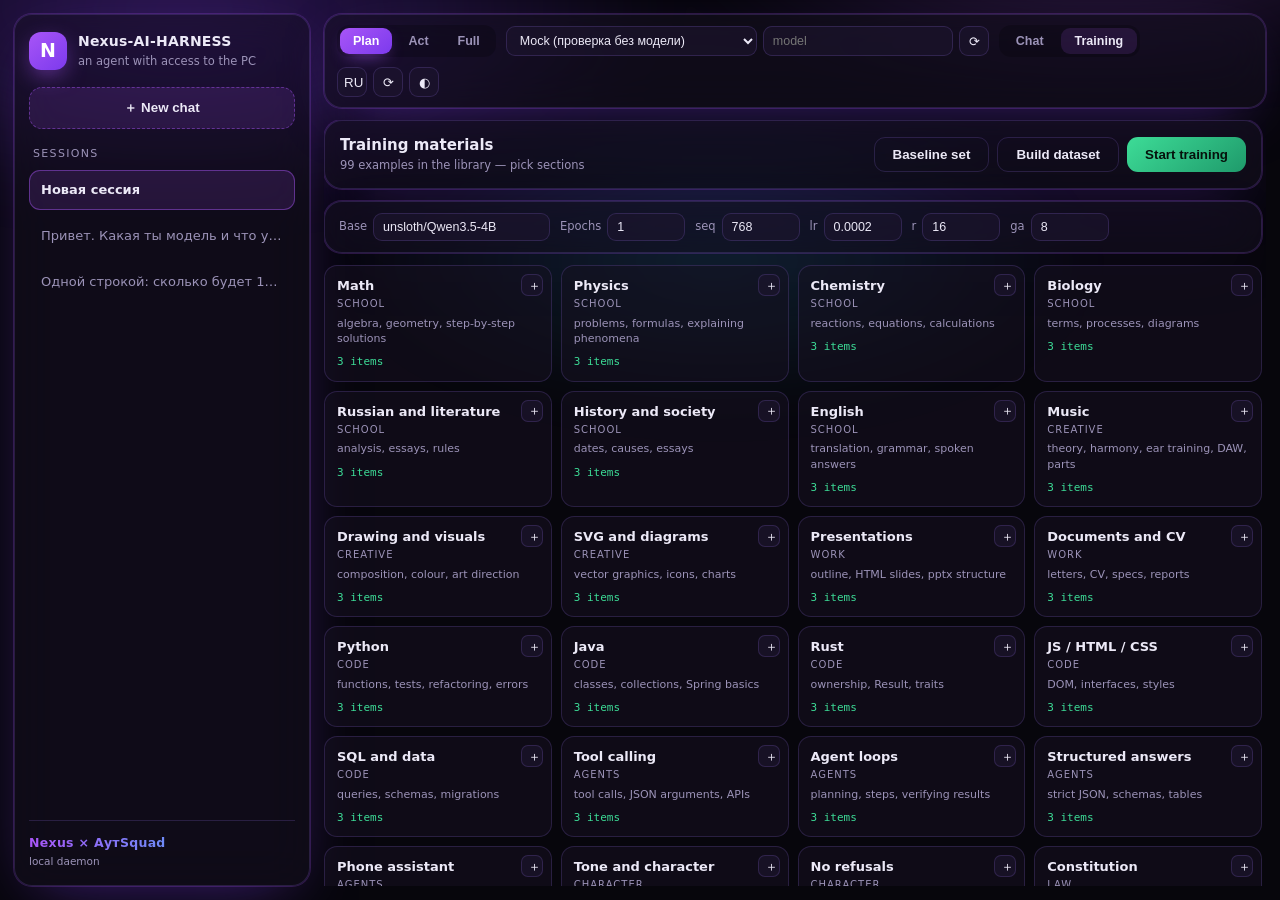
<file: docs/shot-en-train.html>
<html lang="en" data-theme="dark"><head>
<meta charset="utf-8">
<meta name="viewport" content="width=device-width, initial-scale=1, viewport-fit=cover">
<title>Nexus-Harness</title>
<link rel="icon" href="/favicon.svg" type="image/svg+xml">
<style>
/* Nexus-Harness: glassmorphism, тёмная тема (чёрный + фиолетовый), светлая (белый + синий) */

:root {
  --bg: #07060c;
  --bg-2: #0d0a18;
  --panel: rgba(22, 17, 34, 0.55);
  --panel-2: rgba(30, 22, 48, 0.62);
  --stroke: rgba(160, 120, 255, 0.18);
  --stroke-strong: rgba(168, 85, 247, 0.45);
  --text: #ece9f7;
  --muted: #9c93b8;
  --accent: #a855f7;
  --accent-2: #7c3aed;
  --accent-soft: rgba(168, 85, 247, 0.14);
  --ok: #3ddc97;
  --warn: #ffb454;
  --err: #ff6b81;
  --glow: 0 0 0 1px rgba(168, 85, 247, 0.22), 0 18px 60px -24px rgba(124, 58, 237, 0.55);
  --radius: 18px;
  --mono: "JetBrains Mono", "Cascadia Code", Consolas, monospace;
}

[data-theme="light"] {
  --bg: #f4f7ff;
  --bg-2: #e9eeff;
  --panel: rgba(255, 255, 255, 0.62);
  --panel-2: rgba(255, 255, 255, 0.78);
  --stroke: rgba(37, 99, 235, 0.16);
  --stroke-strong: rgba(37, 99, 235, 0.38);
  --text: #101528;
  --muted: #5c6a8a;
  --accent: #2563eb;
  --accent-2: #1d4ed8;
  --accent-soft: rgba(37, 99, 235, 0.12);
  --ok: #12a06a;
  --warn: #c47a12;
  --err: #d93a52;
  --glow: 0 0 0 1px rgba(37, 99, 235, 0.16), 0 18px 60px -28px rgba(37, 99, 235, 0.45);
}

* { box-sizing: border-box; }

html, body {
  margin: 0;
  height: 100%;
  background: var(--bg);
  color: var(--text);
  font: 14px/1.55 "Inter", "Segoe UI", system-ui, sans-serif;
  overflow: hidden;
}

.aurora {
  position: fixed;
  inset: -20% -10% auto -10%;
  height: 70vh;
  background:
    radial-gradient(45% 45% at 20% 30%, rgba(124, 58, 237, 0.32), transparent 70%),
    radial-gradient(40% 40% at 80% 15%, rgba(168, 85, 247, 0.26), transparent 70%),
    radial-gradient(35% 35% at 55% 70%, rgba(56, 189, 248, 0.14), transparent 70%);
  filter: blur(28px);
  pointer-events: none;
  z-index: 0;
}

[data-theme="light"] .aurora {
  background:
    radial-gradient(45% 45% at 20% 30%, rgba(37, 99, 235, 0.18), transparent 70%),
    radial-gradient(40% 40% at 80% 15%, rgba(125, 211, 252, 0.28), transparent 70%);
}

.glass {
  background: var(--panel);
  border: 1px solid var(--stroke);
  border-radius: var(--radius);
  box-shadow: var(--glow);
  backdrop-filter: blur(22px) saturate(140%);
  -webkit-backdrop-filter: blur(22px) saturate(140%);
}

.shell {
  position: relative;
  z-index: 1;
  display: grid;
  grid-template-columns: 296px 1fr;
  gap: 14px;
  height: 100vh;
  padding: 14px;
}

/* ------------------------------------------------------------------ сайдбар */
.sidebar {
  display: flex;
  flex-direction: column;
  padding: 16px 14px;
  min-height: 0;
}

.brand { display: flex; align-items: center; gap: 11px; margin-bottom: 16px; }

.logo {
  width: 38px; height: 38px;
  display: grid; place-items: center;
  border-radius: 12px;
  font-weight: 800; font-size: 19px;
  color: #fff;
  background: linear-gradient(140deg, var(--accent), var(--accent-2));
  box-shadow: 0 8px 26px -8px var(--accent);
}

.brand-name { font-weight: 700; letter-spacing: .2px; }
.brand-sub { font-size: 11.5px; color: var(--muted); }

.new-chat {
  width: 100%;
  padding: 11px 14px;
  border-radius: 13px;
  border: 1px dashed var(--stroke-strong);
  background: var(--accent-soft);
  color: var(--text);
  font-weight: 600;
  cursor: pointer;
  transition: .18s;
}
.new-chat:hover { background: rgba(168, 85, 247, 0.22); transform: translateY(-1px); }

.side-label {
  margin: 16px 4px 8px;
  font-size: 11px;
  text-transform: uppercase;
  letter-spacing: .12em;
  color: var(--muted);
}

.sessions { overflow-y: auto; min-height: 0; flex: 1; display: flex; flex-direction: column; gap: 6px; }

.session {
  padding: 9px 11px;
  border-radius: 11px;
  border: 1px solid transparent;
  cursor: pointer;
  font-size: 13px;
  color: var(--muted);
  white-space: nowrap;
  overflow: hidden;
  text-overflow: ellipsis;
  transition: .15s;
}
.session:hover { background: var(--panel-2); color: var(--text); }
.session.active {
  background: var(--accent-soft);
  border-color: var(--stroke-strong);
  color: var(--text);
  font-weight: 600;
}

.todos { display: flex; flex-direction: column; gap: 5px; max-height: 168px; overflow-y: auto; }
.todo { font-size: 12.5px; color: var(--muted); display: flex; gap: 7px; }
.todo[data-s="done"] { color: var(--ok); text-decoration: line-through; }
.todo[data-s="active"] { color: var(--text); }
.todo[data-s="blocked"] { color: var(--err); }

.side-foot { margin-top: 14px; padding-top: 12px; border-top: 1px solid var(--stroke); }
.sig { font-weight: 700; font-size: 12.5px; letter-spacing: .3px;
  background: linear-gradient(90deg, var(--accent), #38bdf8);
  -webkit-background-clip: text; background-clip: text; color: transparent; }
.sig-sub { font-size: 10.5px; color: var(--muted); }

/* ------------------------------------------------------------------ основное */
.main { display: flex; flex-direction: column; gap: 12px; min-width: 0; min-height: 0; }

.topbar {
  display: flex;
  align-items: center;
  gap: 10px;
  padding: 10px 12px;
  flex-wrap: wrap;
}

.modes { display: flex; gap: 3px; padding: 3px; background: rgba(0,0,0,.22); border-radius: 12px; }
[data-theme="light"] .modes { background: rgba(37,99,235,.08); }

.mode {
  padding: 6px 13px;
  border-radius: 9px;
  border: 0;
  background: transparent;
  color: var(--muted);
  font-weight: 600;
  font-size: 12.5px;
  cursor: pointer;
  transition: .16s;
}
.mode:hover { color: var(--text); }
.mode.active { background: linear-gradient(140deg, var(--accent), var(--accent-2)); color: #fff; box-shadow: 0 6px 18px -8px var(--accent); }

.pickers { display: flex; gap: 6px; align-items: center; }

.pick {
  height: 30px;
  padding: 0 9px;
  border-radius: 9px;
  border: 1px solid var(--stroke);
  background: var(--panel-2);
  color: var(--text);
  font-size: 12.5px;
  outline: none;
}
.pick.model { width: 190px; }
.pick.ghost { width: 30px; cursor: pointer; }
.pick:focus { border-color: var(--stroke-strong); }

.personas { display: flex; gap: 5px; flex-wrap: wrap; flex: 1; }

.chip {
  padding: 5px 10px;
  border-radius: 999px;
  border: 1px solid var(--stroke);
  background: transparent;
  color: var(--muted);
  font-size: 11.5px;
  cursor: pointer;
  transition: .15s;
}
.chip:hover { color: var(--text); border-color: var(--stroke-strong); }
.chip.on { background: var(--accent-soft); border-color: var(--stroke-strong); color: var(--text); font-weight: 600; }

.top-right { display: flex; gap: 6px; }
.icon-btn {
  width: 30px; height: 30px;
  border-radius: 9px;
  border: 1px solid var(--stroke);
  background: var(--panel-2);
  color: var(--text);
  cursor: pointer;
}
.icon-btn:hover { border-color: var(--stroke-strong); }

/* ------------------------------------------------------------------ поток */
.stream {
  flex: 1;
  overflow-y: auto;
  padding: 6px 4px 4px;
  display: flex;
  flex-direction: column;
  gap: 14px;
  scroll-behavior: smooth;
}

.msg { display: flex; gap: 10px; max-width: 100%; }
.msg .avatar {
  flex: 0 0 28px; height: 28px; border-radius: 9px;
  display: grid; place-items: center;
  font-size: 12px; font-weight: 700; color: #fff;
  background: linear-gradient(140deg, var(--accent), var(--accent-2));
}
.msg.user .avatar { background: linear-gradient(140deg, #334155, #0f172a); }
[data-theme="light"] .msg.user .avatar { background: linear-gradient(140deg, #93c5fd, #2563eb); }

.bubble {
  background: var(--panel);
  border: 1px solid var(--stroke);
  border-radius: 14px;
  padding: 11px 14px;
  max-width: min(860px, 100%);
  overflow-wrap: anywhere;
}
.msg.user .bubble { background: var(--panel-2); }

.bubble p { margin: 0 0 8px; }
.bubble p:last-child { margin-bottom: 0; }
.bubble code {
  font-family: var(--mono);
  font-size: 12.5px;
  background: rgba(168, 85, 247, 0.14);
  padding: 1px 5px;
  border-radius: 6px;
}
[data-theme="light"] .bubble code { background: rgba(37, 99, 235, 0.1); }

.bubble pre {
  margin: 8px 0;
  padding: 10px 12px;
  background: rgba(0, 0, 0, 0.4);
  border: 1px solid var(--stroke);
  border-radius: 10px;
  overflow-x: auto;
  font-family: var(--mono);
  font-size: 12.5px;
  line-height: 1.5;
}
[data-theme="light"] .bubble pre { background: rgba(15, 23, 42, 0.06); }

.plan-block {
  border-left: 2px solid var(--accent);
  padding-left: 10px;
  color: var(--muted);
  font-size: 13px;
  margin-bottom: 8px;
}

/* карточка инструмента */
.tool {
  margin: 6px 0;
  border: 1px solid var(--stroke);
  border-radius: 12px;
  background: rgba(12, 9, 22, 0.5);
  overflow: hidden;
  max-width: min(860px, 100%);
}
[data-theme="light"] .tool { background: rgba(255, 255, 255, 0.75); }

.tool-head {
  display: flex; align-items: center; gap: 8px;
  padding: 8px 11px;
  cursor: pointer;
  font-size: 12.5px;
}
.tool-name { font-family: var(--mono); font-weight: 600; }
.tool-args { color: var(--muted); font-size: 11.5px; overflow: hidden; text-overflow: ellipsis; white-space: nowrap; flex: 1; }
.tool-status { font-size: 11px; }
.tool-status.ok { color: var(--ok); }
.tool-status.err { color: var(--err); }
.tool-body {
  border-top: 1px solid var(--stroke);
  padding: 9px 11px;
  font-family: var(--mono);
  font-size: 12px;
  white-space: pre-wrap;
  max-height: 340px;
  overflow: auto;
  color: var(--muted);
}
.tool.collapsed .tool-body { display: none; }

.pill {
  display: inline-block;
  font-size: 10.5px;
  padding: 3px 8px;
  border-radius: 999px;
  border: 1px solid var(--stroke);
  color: var(--muted);
}
.pill.warn { color: var(--warn); border-color: rgba(255, 180, 84, 0.4); }

/* ------------------------------------------------------------------ ввод */
.composer { padding: 10px 12px 8px; }
.composer-inner { display: flex; gap: 9px; align-items: flex-end; }

#input {
  flex: 1;
  resize: none;
  min-height: 42px;
  max-height: 190px;
  padding: 11px 13px;
  border-radius: 13px;
  border: 1px solid var(--stroke);
  background: rgba(0, 0, 0, 0.28);
  color: var(--text);
  font: inherit;
  outline: none;
}
[data-theme="light"] #input { background: rgba(255, 255, 255, 0.85); }
#input:focus { border-color: var(--stroke-strong); box-shadow: 0 0 0 3px var(--accent-soft); }

.send {
  height: 42px;
  padding: 0 20px;
  border-radius: 13px;
  border: 0;
  background: linear-gradient(140deg, var(--accent), var(--accent-2));
  color: #fff;
  font-weight: 700;
  cursor: pointer;
  box-shadow: 0 10px 26px -12px var(--accent);
}
.send:disabled { opacity: .5; cursor: default; }

.hint { margin-top: 7px; font-size: 11px; color: var(--muted); }

/* ------------------------------------------------------------------ модалка */
.modal {
  position: fixed; inset: 0;
  background: rgba(4, 3, 9, 0.62);
  backdrop-filter: blur(6px);
  display: grid; place-items: center;
  z-index: 50;
  padding: 20px;
}
.modal[hidden] { display: none; }
.modal-card { width: min(560px, 100%); padding: 18px; }
.modal-head { display: flex; align-items: center; gap: 10px; margin-bottom: 12px; }
.modal-tool { font-family: var(--mono); font-weight: 700; }
.modal-args {
  margin: 0 0 16px;
  padding: 12px;
  border-radius: 12px;
  background: rgba(0, 0, 0, 0.4);
  border: 1px solid var(--stroke);
  font-family: var(--mono);
  font-size: 12.5px;
  max-height: 260px;
  overflow: auto;
  white-space: pre-wrap;
}
[data-theme="light"] .modal-args { background: rgba(15, 23, 42, 0.05); }
.modal-actions { display: flex; justify-content: flex-end; gap: 8px; }

.btn {
  padding: 9px 18px;
  border-radius: 11px;
  border: 1px solid var(--stroke);
  background: var(--panel-2);
  color: var(--text);
  font-weight: 600;
  cursor: pointer;
}
.btn.allow { background: linear-gradient(140deg, var(--ok), #1f9a6b); border: 0; color: #06120c; }
.btn.deny { color: var(--err); border-color: rgba(255, 107, 129, 0.35); }

.empty {
  margin: auto;
  text-align: center;
  color: var(--muted);
  font-size: 13.5px;
  max-width: 460px;
  line-height: 1.7;
}
.empty b { color: var(--text); }

::-webkit-scrollbar { width: 9px; height: 9px; }
::-webkit-scrollbar-thumb { background: rgba(168, 85, 247, 0.28); border-radius: 9px; }
::-webkit-scrollbar-track { background: transparent; }

/* ------------------------------------------------------------------ вкладки и обучение */
.tabs { display: flex; gap: 3px; padding: 3px; background: rgba(0,0,0,.22); border-radius: 12px; }
[data-theme="light"] .tabs { background: rgba(37,99,235,.08); }
.tab {
  padding: 6px 14px; border-radius: 9px; border: 0; background: transparent;
  color: var(--muted); font-weight: 600; font-size: 12.5px; cursor: pointer;
}
.tab:hover { color: var(--text); }
.tab.active { background: var(--accent-soft); color: var(--text); }
.spacer { flex: 1; }

.train { flex: 1; overflow-y: auto; display: flex; flex-direction: column; gap: 12px; padding-right: 4px; }
.train[hidden] { display: none; }
.stream[hidden] { display: none; }

.train-head { display: flex; align-items: center; justify-content: space-between; gap: 12px; padding: 13px 15px; }
.train-title { font-weight: 700; font-size: 15px; }
.train-actions { display: flex; gap: 8px; }
.small { font-size: 11.5px; }
.mut { color: var(--muted); }

.params { display: flex; flex-wrap: wrap; gap: 10px; padding: 11px 14px; }
.params label { display: flex; align-items: center; gap: 6px; font-size: 11.5px; color: var(--muted); }
.pick.num { width: 78px; }
.params .pick { height: 28px; }

.runbox { padding: 13px 15px; }
.runbox .row { display: flex; justify-content: space-between; align-items: center; margin-bottom: 8px; }
.bar { height: 8px; border-radius: 99px; background: rgba(0,0,0,.35); overflow: hidden; border: 1px solid var(--stroke); }
[data-theme="light"] .bar { background: rgba(37,99,235,.1); }
.bar > i { display: block; height: 100%; width: 0; background: linear-gradient(90deg, var(--accent), var(--ok)); transition: width .4s; }

.cats { display: grid; grid-template-columns: repeat(auto-fill, minmax(215px, 1fr)); gap: 9px; }
.cat {
  border: 1px solid var(--stroke); border-radius: 13px; padding: 10px 12px;
  background: var(--panel); cursor: pointer; transition: .15s; position: relative;
}
.cat:hover { border-color: var(--stroke-strong); transform: translateY(-1px); }
.cat.on { background: var(--accent-soft); border-color: var(--stroke-strong); }
.cat-head { display: flex; align-items: center; gap: 7px; }
.cat-name { font-weight: 600; font-size: 13px; }
.cat-group { font-size: 10px; text-transform: uppercase; letter-spacing: .1em; color: var(--muted); }
.cat-hint { font-size: 11px; color: var(--muted); margin-top: 4px; line-height: 1.4; }
.cat-stat { margin-top: 7px; font-size: 11px; font-family: var(--mono); color: var(--ok); }
.cat-stat.empty { color: var(--muted); }
.cat .plus {
  position: absolute; top: 8px; right: 8px; width: 22px; height: 22px; border-radius: 7px;
  border: 1px solid var(--stroke); background: var(--panel-2); color: var(--text);
  font-size: 13px; line-height: 1; cursor: pointer;
}

.adder { padding: 12px 14px; }
.adder-head { display: flex; flex-direction: column; gap: 2px; margin-bottom: 9px; }
.adder-row { display: flex; gap: 8px; align-items: center; margin-bottom: 8px; }
.adder-row .pick { height: 30px; }
#addCat { width: 170px; }
#addName { flex: 1; }
#addText {
  width: 100%; resize: vertical; min-height: 84px; border-radius: 11px; padding: 10px 12px;
  border: 1px solid var(--stroke); background: rgba(0,0,0,.28); color: var(--text);
  font: inherit; font-size: 12.5px; outline: none;
}
[data-theme="light"] #addText { background: rgba(255,255,255,.85); }
#addText:focus { border-color: var(--stroke-strong); }
.btn.ghost { background: transparent; }

/* третья тема: графит + мята, нейтральная и спокойная */
[data-theme="graphite"] {
  --bg: #0b0f10;
  --bg-2: #101718;
  --panel: rgba(22, 30, 31, 0.62);
  --panel-2: rgba(28, 38, 39, 0.72);
  --stroke: rgba(148, 233, 200, 0.16);
  --stroke-strong: rgba(74, 222, 128, 0.42);
  --text: #e8f1ee;
  --muted: #8ea39d;
  --accent: #46d39a;
  --accent-2: #22b07d;
  --accent-soft: rgba(70, 211, 154, 0.14);
  --ok: #46d39a;
  --warn: #e5b567;
  --err: #ef6f7b;
  --glow: 0 0 0 1px rgba(70, 211, 154, 0.2), 0 18px 60px -24px rgba(34, 176, 125, 0.5);
}

[data-theme="graphite"] .aurora {
  background:
    radial-gradient(45% 45% at 18% 28%, rgba(34, 176, 125, 0.22), transparent 70%),
    radial-gradient(40% 40% at 82% 12%, rgba(70, 211, 154, 0.18), transparent 70%),
    radial-gradient(35% 35% at 55% 72%, rgba(148, 233, 200, 0.10), transparent 70%);
}

[data-theme="graphite"] .modes { background: rgba(70, 211, 154, 0.07); }
[data-theme="graphite"] .msg.user .avatar { background: linear-gradient(140deg, #7ff0c0, #22b07d); }
[data-theme="graphite"] .bubble code { background: rgba(70, 211, 154, 0.10); }
[data-theme="graphite"] .bubble pre { background: rgba(6, 20, 16, 0.72); }
[data-theme="graphite"] .tool { background: rgba(22, 32, 30, 0.78); }
[data-theme="graphite"] #input { background: rgba(16, 26, 24, 0.86); }

/* общие мелочи для всех тем: скроллбар и выделение */
::-webkit-scrollbar { width: 10px; height: 10px; }
::-webkit-scrollbar-track { background: transparent; }
::-webkit-scrollbar-thumb { background: var(--accent-soft); border-radius: 8px; border: 2px solid transparent; background-clip: content-box; }
::-webkit-scrollbar-thumb:hover { background: var(--stroke-strong); background-clip: content-box; }
::selection { background: var(--accent-soft); color: var(--text); }

</style>
</head>
<body>
<div class="aurora"></div>

<div class="shell">
  <aside class="sidebar glass">
    <div class="brand">
      <div class="logo">N</div>
      <div>
        <div class="brand-name">Nexus-AI-HARNESS</div>
        <div class="brand-sub" data-i18n="brandSub">an agent with access to the PC</div>
      </div>
    </div>

    <button class="new-chat" id="newSession" data-i18n="newSession">＋ New chat</button>

    <div class="side-label" data-i18n="sessions">Sessions</div>
    <div class="sessions" id="sessions"><div class="session active" title="0 messages">Новая сессия</div><div class="session" title="2 messages">Привет. Какая ты модель и что умеешь? Одним абзацем.</div><div class="session" title="2 messages">Одной строкой: сколько будет 17*23?</div></div>

    <div class="side-label" id="todoLabel" data-i18n="plan" hidden="">Plan</div>
    <div class="todos" id="todos"></div>

    <div class="side-foot">
      <div class="sig">Nexus × АутSquad</div>
      <div class="sig-sub" id="versionLabel" data-i18n="localDaemon">local daemon</div>
    </div>
  </aside>

  <main class="main">
    <header class="topbar glass">
      <div class="modes" id="modes"><button class="mode active" title="каждое действие — с твоего разрешения">Plan</button><button class="mode" title="терминал, файлы и браузер без вопросов; мышь и клавиатура — нет">Act</button><button class="mode" title="полный доступ: мышь, клавиатура, экран, всё">Full</button></div>

      <div class="pickers">
        <select id="provider" class="pick" data-i18n-title="providerTitle" title="Provider"><option value="mock">Mock (проверка без модели)</option><option value="ollama">Ollama (локально)</option><option value="deepseek">DeepSeek</option><option value="openrouter">OpenRouter</option><option value="local_hf">Локальный сервер (vLLM/LM Studio)</option><option value="llamacpp">Локальная Ada 4B (llama.cpp)</option></select>
        <input id="model" class="pick model" list="modelList" data-i18n-placeholder="modelPlaceholder" placeholder="model">
        <datalist id="modelList"></datalist>
        <button class="pick ghost" id="reloadModels" data-i18n-title="reloadModelsTitle" title="Refresh model list">⟳</button>
      </div>

      <div class="tabs">
        <button class="tab" data-view="chat" data-i18n="tabChat">Chat</button>
        <button class="tab active" data-view="train" data-i18n="tabTrain">Training</button>
      </div>
      <div class="spacer"></div>

      <div class="top-right">
        <button class="icon-btn" id="langBtn" title="Interface language">RU</button>
        <button class="icon-btn" id="stopBtn" data-i18n-title="stopTitle" title="Stop" hidden="">■</button>
        <button class="icon-btn" id="updateBtn" data-i18n-title="updateTitle" title="Update from git">⟳</button>
        <button class="icon-btn" id="themeBtn" data-i18n-title="themeTitle" title="Theme">◐</button>
      </div>
    </header>

    <section class="stream" id="stream" hidden=""><div class="empty">
      <b>Nexus-Harness</b> is ready.<br>
      Describe a task — the agent will read files, open the browser, click or run a command.<br>
      Pick a mode in the top right: Plan · Act · Full.
    </div></section>

    <section class="train" id="trainView">
      <div class="train-head glass">
        <div>
          <div class="train-title" data-i18n="trainMaterials">Training materials</div>
          <div class="mut small" id="trainSummary" data-i18n="trainNoCats">99 examples in the library — pick sections</div>
        </div>
        <div class="train-actions">
          <button class="btn ghost" id="seedBtn" data-i18n="seedBtn" data-i18n-title="seedTitle" title="Fill sections with our own materials">Baseline set</button>
          <button class="btn ghost" id="composeBtn" data-i18n="composeBtn">Build dataset</button>
          <button class="btn ghost" id="stopTrainBtn" data-i18n="stopBtnSmall" hidden="">Stop</button>
          <button class="btn allow" id="startTrainBtn" data-i18n="startTrain">Start training</button>
        </div>
      </div>

      <div class="params glass">
        <label><span data-i18n="base">Base</span> <input class="pick" id="pBase" value="unsloth/Qwen3.5-4B"></label>
        <label><span data-i18n="epochs">Epochs</span> <input class="pick num" id="pEpochs" type="number" value="1" min="1" max="5"></label>
        <label>seq <input class="pick num" id="pSeq" type="number" value="768" step="128"></label>
        <label>lr <input class="pick num" id="pLr" type="number" value="0.0002" step="0.00005"></label>
        <label>r <input class="pick num" id="pR" type="number" value="16" min="4" max="64"></label>
        <label>ga <input class="pick num" id="pGa" type="number" value="8" min="1" max="32"></label>
      </div>

      <div class="runbox glass" id="runBox" hidden="">
        <div class="row"><b id="runName">—</b><span class="mut" id="runEta"></span></div>
        <div class="bar"><i id="runBar"></i></div>
        <div class="row mut small"><span id="runSteps" data-i18n="stepZero">step 0</span><span id="runLoss" data-i18n="lossDash">loss —</span></div>
      </div>

      <div class="cats" id="cats"><div class="cat"><div class="cat-head"><span class="cat-name">Math</span></div><div class="cat-group">School</div><div class="cat-hint">algebra, geometry, step-by-step solutions</div><div class="cat-stat ">3 items</div><button class="plus" title="add material to this section">＋</button></div><div class="cat"><div class="cat-head"><span class="cat-name">Physics</span></div><div class="cat-group">School</div><div class="cat-hint">problems, formulas, explaining phenomena</div><div class="cat-stat ">3 items</div><button class="plus" title="add material to this section">＋</button></div><div class="cat"><div class="cat-head"><span class="cat-name">Chemistry</span></div><div class="cat-group">School</div><div class="cat-hint">reactions, equations, calculations</div><div class="cat-stat ">3 items</div><button class="plus" title="add material to this section">＋</button></div><div class="cat"><div class="cat-head"><span class="cat-name">Biology</span></div><div class="cat-group">School</div><div class="cat-hint">terms, processes, diagrams</div><div class="cat-stat ">3 items</div><button class="plus" title="add material to this section">＋</button></div><div class="cat"><div class="cat-head"><span class="cat-name">Russian and literature</span></div><div class="cat-group">School</div><div class="cat-hint">analysis, essays, rules</div><div class="cat-stat ">3 items</div><button class="plus" title="add material to this section">＋</button></div><div class="cat"><div class="cat-head"><span class="cat-name">History and society</span></div><div class="cat-group">School</div><div class="cat-hint">dates, causes, essays</div><div class="cat-stat ">3 items</div><button class="plus" title="add material to this section">＋</button></div><div class="cat"><div class="cat-head"><span class="cat-name">English</span></div><div class="cat-group">School</div><div class="cat-hint">translation, grammar, spoken answers</div><div class="cat-stat ">3 items</div><button class="plus" title="add material to this section">＋</button></div><div class="cat"><div class="cat-head"><span class="cat-name">Music</span></div><div class="cat-group">Creative</div><div class="cat-hint">theory, harmony, ear training, DAW, parts</div><div class="cat-stat ">3 items</div><button class="plus" title="add material to this section">＋</button></div><div class="cat"><div class="cat-head"><span class="cat-name">Drawing and visuals</span></div><div class="cat-group">Creative</div><div class="cat-hint">composition, colour, art direction</div><div class="cat-stat ">3 items</div><button class="plus" title="add material to this section">＋</button></div><div class="cat"><div class="cat-head"><span class="cat-name">SVG and diagrams</span></div><div class="cat-group">Creative</div><div class="cat-hint">vector graphics, icons, charts</div><div class="cat-stat ">3 items</div><button class="plus" title="add material to this section">＋</button></div><div class="cat"><div class="cat-head"><span class="cat-name">Presentations</span></div><div class="cat-group">Work</div><div class="cat-hint">outline, HTML slides, pptx structure</div><div class="cat-stat ">3 items</div><button class="plus" title="add material to this section">＋</button></div><div class="cat"><div class="cat-head"><span class="cat-name">Documents and CV</span></div><div class="cat-group">Work</div><div class="cat-hint">letters, CV, specs, reports</div><div class="cat-stat ">3 items</div><button class="plus" title="add material to this section">＋</button></div><div class="cat"><div class="cat-head"><span class="cat-name">Python</span></div><div class="cat-group">Code</div><div class="cat-hint">functions, tests, refactoring, errors</div><div class="cat-stat ">3 items</div><button class="plus" title="add material to this section">＋</button></div><div class="cat"><div class="cat-head"><span class="cat-name">Java</span></div><div class="cat-group">Code</div><div class="cat-hint">classes, collections, Spring basics</div><div class="cat-stat ">3 items</div><button class="plus" title="add material to this section">＋</button></div><div class="cat"><div class="cat-head"><span class="cat-name">Rust</span></div><div class="cat-group">Code</div><div class="cat-hint">ownership, Result, traits</div><div class="cat-stat ">3 items</div><button class="plus" title="add material to this section">＋</button></div><div class="cat"><div class="cat-head"><span class="cat-name">JS / HTML / CSS</span></div><div class="cat-group">Code</div><div class="cat-hint">DOM, interfaces, styles</div><div class="cat-stat ">3 items</div><button class="plus" title="add material to this section">＋</button></div><div class="cat"><div class="cat-head"><span class="cat-name">SQL and data</span></div><div class="cat-group">Code</div><div class="cat-hint">queries, schemas, migrations</div><div class="cat-stat ">3 items</div><button class="plus" title="add material to this section">＋</button></div><div class="cat"><div class="cat-head"><span class="cat-name">Tool calling</span></div><div class="cat-group">Agents</div><div class="cat-hint">tool calls, JSON arguments, APIs</div><div class="cat-stat ">3 items</div><button class="plus" title="add material to this section">＋</button></div><div class="cat"><div class="cat-head"><span class="cat-name">Agent loops</span></div><div class="cat-group">Agents</div><div class="cat-hint">planning, steps, verifying results</div><div class="cat-stat ">3 items</div><button class="plus" title="add material to this section">＋</button></div><div class="cat"><div class="cat-head"><span class="cat-name">Structured answers</span></div><div class="cat-group">Agents</div><div class="cat-hint">strict JSON, schemas, tables</div><div class="cat-stat ">3 items</div><button class="plus" title="add material to this section">＋</button></div><div class="cat"><div class="cat-head"><span class="cat-name">Phone assistant</span></div><div class="cat-group">Agents</div><div class="cat-hint">short commands, quick answers</div><div class="cat-stat ">3 items</div><button class="plus" title="add material to this section">＋</button></div><div class="cat"><div class="cat-head"><span class="cat-name">Tone and character</span></div><div class="cat-group">Character</div><div class="cat-hint">how to speak: straight, with dignity, no fluff</div><div class="cat-stat ">3 items</div><button class="plus" title="add material to this section">＋</button></div><div class="cat"><div class="cat-head"><span class="cat-name">No refusals</span></div><div class="cat-group">Character</div><div class="cat-hint">do not refuse, find a lawful path</div><div class="cat-stat ">3 items</div><button class="plus" title="add material to this section">＋</button></div><div class="cat"><div class="cat-head"><span class="cat-name">Constitution</span></div><div class="cat-group">Law</div><div class="cat-hint">rights and freedoms, structure of power, articles</div><div class="cat-stat ">3 items</div><button class="plus" title="add material to this section">＋</button></div><div class="cat"><div class="cat-head"><span class="cat-name">Labour law</span></div><div class="cat-group">Law</div><div class="cat-hint">hiring, dismissal, salary, leave, disputes</div><div class="cat-stat ">3 items</div><button class="plus" title="add material to this section">＋</button></div><div class="cat"><div class="cat-head"><span class="cat-name">Contracts and property</span></div><div class="cat-group">Law</div><div class="cat-hint">deals, contracts, penalties, damages, inheritance</div><div class="cat-stat ">3 items</div><button class="plus" title="add material to this section">＋</button></div><div class="cat"><div class="cat-head"><span class="cat-name">Family law</span></div><div class="cat-group">Law</div><div class="cat-hint">marriage, property division, alimony, children</div><div class="cat-stat ">3 items</div><button class="plus" title="add material to this section">＋</button></div><div class="cat"><div class="cat-head"><span class="cat-name">Criminal and administrative</span></div><div class="cat-group">Law</div><div class="cat-hint">offences, defence, fines, traffic, reports</div><div class="cat-stat ">3 items</div><button class="plus" title="add material to this section">＋</button></div><div class="cat"><div class="cat-head"><span class="cat-name">Courts, claims, bailiffs</span></div><div class="cat-group">Law</div><div class="cat-hint">claims, demands, deadlines, fees, recovery</div><div class="cat-stat ">3 items</div><button class="plus" title="add material to this section">＋</button></div><div class="cat"><div class="cat-head"><span class="cat-name">Legal documents</span></div><div class="cat-group">Law</div><div class="cat-hint">templates: demand, claim, complaint, application</div><div class="cat-stat ">3 items</div><button class="plus" title="add material to this section">＋</button></div><div class="cat"><div class="cat-head"><span class="cat-name">My data</span></div><div class="cat-group">Personal</div><div class="cat-hint">your texts, chats, notes, project facts</div><div class="cat-stat ">3 items</div><button class="plus" title="add material to this section">＋</button></div><div class="cat"><div class="cat-head"><span class="cat-name">Translation</span></div><div class="cat-group">Languages</div><div class="cat-hint">ru↔en, translation styles, terms</div><div class="cat-stat ">3 items</div><button class="plus" title="add material to this section">＋</button></div><div class="cat"><div class="cat-head"><span class="cat-name">Other</span></div><div class="cat-group">Other</div><div class="cat-hint">anything that fits no section above</div><div class="cat-stat ">3 items</div><button class="plus" title="add material to this section">＋</button></div></div>

      <div class="adder glass">
        <div class="adder-head">
          <b data-i18n="addMaterial">Add material</b>
          <span class="mut small" data-i18n="addMaterialHint">JSONL with messages (see CONVENTIONS.md), or plain text — saved as a material card</span>
        </div>
        <div class="adder-row">
          <select class="pick" id="addCat"><option value="school_math">School · Math</option><option value="school_phys">School · Physics</option><option value="school_chem">School · Chemistry</option><option value="school_bio">School · Biology</option><option value="school_rus">School · Russian and literature</option><option value="school_hist">School · History and society</option><option value="school_lang">School · English</option><option value="music">Creative · Music</option><option value="artist">Creative · Drawing and visuals</option><option value="svg">Creative · SVG and diagrams</option><option value="slides">Work · Presentations</option><option value="docs">Work · Documents and CV</option><option value="code_python">Code · Python</option><option value="code_java">Code · Java</option><option value="code_rust">Code · Rust</option><option value="code_web">Code · JS / HTML / CSS</option><option value="code_sql">Code · SQL and data</option><option value="tools">Agents · Tool calling</option><option value="agents">Agents · Agent loops</option><option value="structured">Agents · Structured answers</option><option value="phone">Agents · Phone assistant</option><option value="tone">Character · Tone and character</option><option value="no_refusal">Character · No refusals</option><option value="law_constitution">Law · Constitution</option><option value="law_labor">Law · Labour law</option><option value="law_civil">Law · Contracts and property</option><option value="law_family">Law · Family law</option><option value="law_criminal">Law · Criminal and administrative</option><option value="law_courts">Law · Courts, claims, bailiffs</option><option value="law_docs">Law · Legal documents</option><option value="user">Personal · My data</option><option value="translation">Languages · Translation</option><option value="other">Other · Other</option></select>
          <input class="pick" id="addName" data-i18n-placeholder="addNamePlaceholder" placeholder="name (for example: fractions, grade 6)">
          <button class="pick ghost" id="fileBtn" data-i18n-title="uploadTitle" title="Upload files">📎</button>
          <input type="file" id="fileInput" multiple="" accept=".jsonl,.json,.txt,.md" hidden="">
        </div>
        <textarea id="addText" rows="4" data-i18n-placeholder="addTextPlaceholder" placeholder="Paste material text or JSONL…"></textarea>
        <div class="adder-row">
          <select class="pick" id="addFormat">
            <option value="text" data-i18n="fmtText">text</option>
            <option value="jsonl">JSONL</option>
          </select>
          <div class="spacer"></div>
          <button class="btn allow" id="addBtn" data-i18n="addBtn">Add</button>
        </div>
      </div>
    </section>

    <div class="composer glass" id="composerEl" hidden="">
      <div class="composer-inner">
        <textarea id="input" rows="1" data-i18n-placeholder="inputPlaceholder" placeholder="Task for Nexus…  Enter — send, Shift+Enter — new line"></textarea>
        <button id="send" class="send" data-i18n="send">Send</button>
      </div>
      <div class="hint" id="hint" data-i18n="hintPlan">Plan: every action needs your approval</div>
    </div>
  </main>
</div>

<div class="modal" id="modal" hidden="">
  <div class="modal-card glass">
    <div class="modal-head">
      <span class="pill warn" data-i18n="approval">Approval required</span>
      <span class="modal-tool" id="modalTool"></span>
    </div>
    <pre class="modal-args" id="modalArgs"></pre>
    <div class="modal-actions">
      <button class="btn deny" id="deny" data-i18n="deny">Deny</button>
      <button class="btn allow" id="allow" data-i18n="allow">Allow</button>
    </div>
  </div>
</div>





</body></html>
</file>
